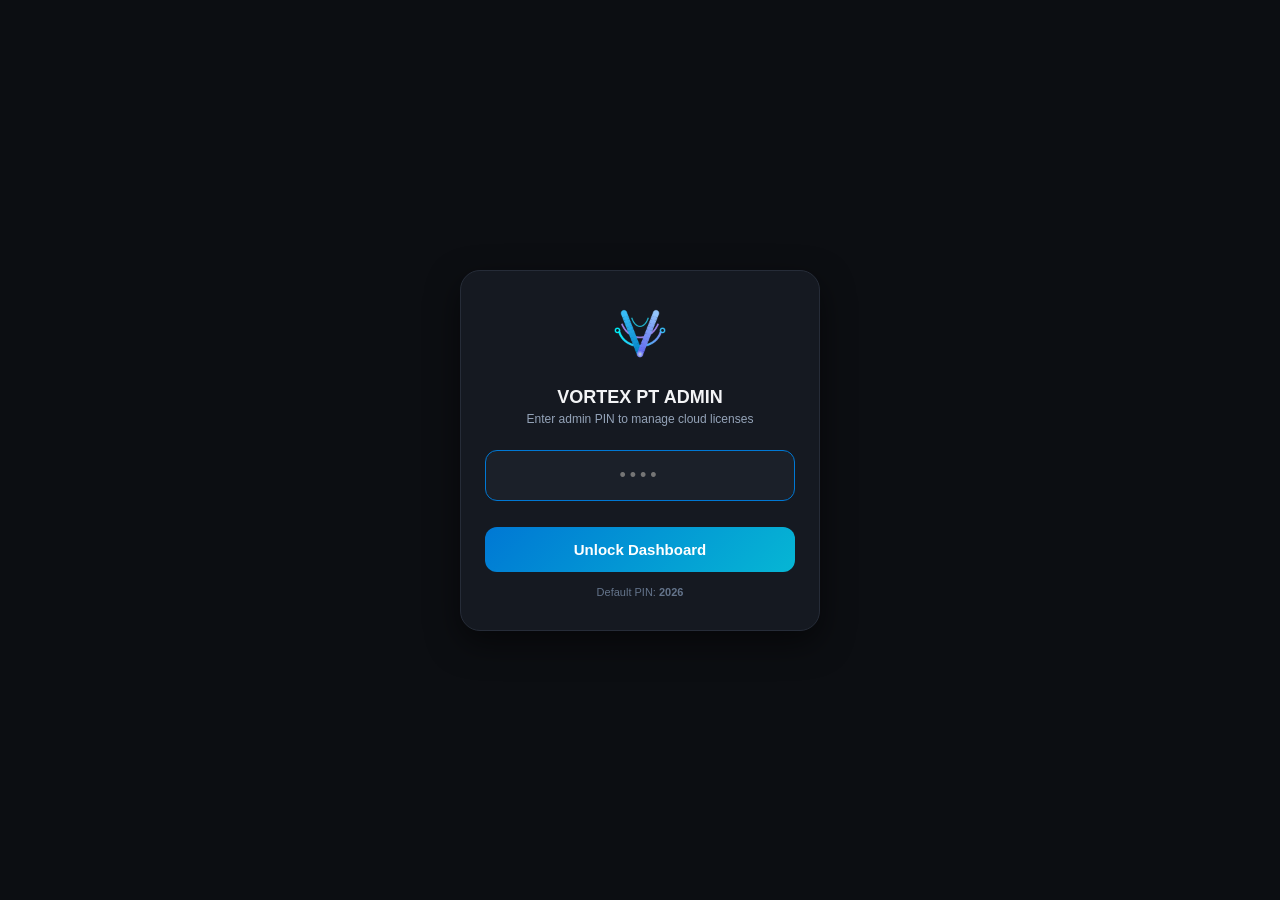
<file: admin/index.html>
<!DOCTYPE html>
<html lang="en">
<head>
  <meta charset="UTF-8">
  <title>Vortex PT • Mobile License Admin</title>
  <meta name="viewport" content="width=device-width, initial-scale=1.0, maximum-scale=1.0, user-scalable=no, viewport-fit=cover">
  <meta name="theme-color" content="#121212">
  <meta name="mobile-web-app-capable" content="yes">
  <meta name="apple-mobile-web-app-capable" content="yes">
  <meta name="apple-mobile-web-app-status-bar-style" content="black-translucent">
  <link rel="manifest" href="manifest.json">
  <link rel="icon" type="image/png" href="icons/icon-192.png">
  <link rel="apple-touch-icon" href="icons/icon-192.png">
  <link rel="stylesheet" href="style.css">
</head>
<body>

  <!-- PIN Screen -->
  <div id="pinScreen" class="pin-screen">
    <div class="pin-card">
      <img src="icons/icon-192.png" alt="Vortex PT" class="pin-logo">
      <h2 class="pin-title">VORTEX PT ADMIN</h2>
      <p class="pin-desc">Enter admin PIN to manage cloud licenses</p>
      <input type="password" id="pinInput" class="pin-input" placeholder="••••" maxlength="12" autofocus autocomplete="off">
      <button class="submit-btn" id="pinSubmitBtn">Unlock Dashboard</button>
      <div style="margin-top: 14px; font-size: 11px; color: var(--text-dim);">Default PIN: <b>2026</b></div>
    </div>
  </div>

  <!-- Header -->
  <header class="app-header">
    <div class="brand">
      <img src="icons/icon-192.png" alt="Logo" class="brand-icon">
      <div class="brand-text">
        <h1>VORTEX PT</h1>
        <p>License Admin</p>
      </div>
    </div>
    <div class="header-actions">
      <div class="status-badge" id="cloudStatusBadge">
        <span class="status-dot"></span>
        <span id="cloudStatusText">Cloud Live</span>
      </div>
      <button class="icon-btn" id="refreshBtn" title="Refresh Licenses">↻</button>
      <button class="icon-btn" id="installPwaBtn" style="display:none;" title="Install on Phone">📲</button>
      <button class="icon-btn" id="lockBtn" title="Lock App">🔒</button>
    </div>
  </header>

  <!-- Main Container -->
  <main class="container">

    <!-- Stats Grid -->
    <section class="stats-grid">
      <div class="stat-card">
        <div class="stat-val" id="statTotal">--</div>
        <div class="stat-lbl">Total</div>
      </div>
      <div class="stat-card">
        <div class="stat-val" style="color: var(--green);" id="statActive">--</div>
        <div class="stat-lbl">Active</div>
      </div>
      <div class="stat-card">
        <div class="stat-val" style="color: var(--accent-cyan);" id="statDevices">--</div>
        <div class="stat-lbl">Devices</div>
      </div>
      <div class="stat-card">
        <div class="stat-val" style="color: var(--red);" id="statExpired">--</div>
        <div class="stat-lbl">Expired</div>
      </div>
    </section>

    <!-- Search Box -->
    <div class="search-box">
      <span class="search-icon">🔍</span>
      <input type="text" id="searchInput" class="search-input" placeholder="Search customer, license key, notes...">
    </div>

    <!-- Filter Rail -->
    <div class="filter-rail">
      <button class="filter-pill active" data-filter="all">All (<span id="countAll">0</span>)</button>
      <button class="filter-pill" data-filter="active">Active (<span id="countActive">0</span>)</button>
      <button class="filter-pill" data-filter="expiring">Expiring Soon (<span id="countExpiring">0</span>)</button>
      <button class="filter-pill" data-filter="lifetime">Lifetime (<span id="countLifetime">0</span>)</button>
      <button class="filter-pill" data-filter="expired">Expired (<span id="countExpired">0</span>)</button>
      <button class="filter-pill" data-filter="suspended">Suspended (<span id="countSuspended">0</span>)</button>
    </div>

    <!-- Licenses List -->
    <section id="licenseList" class="license-list">
      <div class="empty-state">
        <div class="empty-icon">⏳</div>
        <p>Connecting to 24/7 Supabase Cloud...</p>
      </div>
    </section>

  </main>

  <!-- Floating Action Button -->
  <button class="fab" id="openCreateModalBtn">
    <span>+</span>
    <span>New License</span>
  </button>

  <!-- Modal 1: Create License Bottom Sheet -->
  <div class="modal-backdrop" id="createModal">
    <div class="bottom-sheet">
      <div class="sheet-handle"></div>
      <div class="sheet-header">
        <h3 class="sheet-title">Create Cloud License</h3>
        <button class="sheet-close" id="closeCreateModalBtn">&times;</button>
      </div>

      <div class="form-group">
        <label class="form-label">Client / Licensee Name</label>
        <input type="text" id="inputLicensee" class="form-input" placeholder="e.g. Eng. Ahmed Samir, CCC Corp">
      </div>

      <div class="form-group">
        <label class="form-label">License Type</label>
        <select id="inputType" class="form-select">
          <option value="Subscription" selected>Subscription (Commercial)</option>
          <option value="Trial">Trial (Evaluation)</option>
          <option value="Lifetime">Lifetime (Permanent)</option>
        </select>
      </div>

      <div class="form-group">
        <label class="form-label">Duration Presets</label>
        <div class="preset-grid">
          <button type="button" class="preset-btn" data-days="30">+30 Days</button>
          <button type="button" class="preset-btn" data-days="90">+90 Days</button>
          <button type="button" class="preset-btn active" data-days="180">+180 Days</button>
          <button type="button" class="preset-btn" data-days="365">+1 Year</button>
          <button type="button" class="preset-btn" data-days="730">+2 Years</button>
          <button type="button" class="preset-btn" data-days="-1">Lifetime</button>
        </div>
      </div>

      <div class="form-group">
        <label class="form-label">Expiration Date</label>
        <input type="date" id="inputExpiryDate" class="form-input">
      </div>

      <div class="form-group">
        <label class="form-label">Allowed Device Seats</label>
        <select id="inputMaxDevices" class="form-select">
          <option value="1" selected>1 PC / Machine</option>
          <option value="2">2 PCs (Office + Laptop)</option>
          <option value="3">3 PCs (Small Team)</option>
          <option value="5">5 PCs (Site Team)</option>
          <option value="10">10 PCs (Company License)</option>
        </select>
      </div>

      <div class="form-group">
        <label class="form-label">Notes / Project (Optional)</label>
        <input type="text" id="inputNotes" class="form-input" placeholder="e.g. Cairo Tower Project, Payment via Bank">
      </div>

      <button class="submit-btn" id="submitCreateBtn">Generate & Sync to Cloud</button>
    </div>
  </div>

  <!-- Modal 2: Success Key Created Bottom Sheet -->
  <div class="modal-backdrop" id="successModal">
    <div class="bottom-sheet">
      <div class="sheet-handle"></div>
      <div class="sheet-header">
        <h3 class="sheet-title" style="color: var(--green);">✓ License Issued!</h3>
        <button class="sheet-close" id="closeSuccessModalBtn">&times;</button>
      </div>

      <div style="font-size: 13px; color: var(--text-muted); text-align: center;">
        The license was created and synced to the cloud database. Send it to the client:
      </div>

      <div class="success-box">
        <div style="font-size: 11px; text-transform: uppercase; color: var(--text-dim); font-weight: 700;">Customer</div>
        <div id="successLicensee" style="font-size: 16px; font-weight: 700; margin-bottom: 8px;">--</div>
        
        <div style="font-size: 11px; text-transform: uppercase; color: var(--text-dim); font-weight: 700;">License Key</div>
        <div id="successKey" class="success-key">VTX-CLOUD-XXXX-XXXX-XXXX</div>
        
        <div id="successExpiry" style="font-size: 12px; color: var(--text-muted);">Expires: --</div>
      </div>

      <div class="share-row">
        <button class="whatsapp-btn" id="shareWhatsAppBtn">
          <span>💬</span>
          <span>Send WhatsApp</span>
        </button>
        <button class="copy-btn" id="copyKeyBtn">
          <span>📋</span>
          <span>Copy Key</span>
        </button>
      </div>

      <button class="submit-btn" style="background: var(--bg-card-hover); margin-top: 12px; border: 1px solid var(--border);" id="doneSuccessBtn">Done</button>
    </div>
  </div>

  <!-- Modal 3: Device Seats Bottom Sheet -->
  <div class="modal-backdrop" id="devicesModal">
    <div class="bottom-sheet">
      <div class="sheet-handle"></div>
      <div class="sheet-header">
        <h3 class="sheet-title">Connected Devices</h3>
        <button class="sheet-close" id="closeDevicesModalBtn">&times;</button>
      </div>
      <div id="devicesSubtitle" style="font-size: 12px; color: var(--text-muted); margin-bottom: 14px;">--</div>
      <div id="devicesList" style="display: flex; flex-direction: column; gap: 8px;"></div>
    </div>
  </div>

  <!-- Modal 4: Quick Renew Bottom Sheet -->
  <div class="modal-backdrop" id="renewModal">
    <div class="bottom-sheet">
      <div class="sheet-handle"></div>
      <div class="sheet-header">
        <h3 class="sheet-title">Remote License Renewal</h3>
        <button class="sheet-close" id="closeRenewModalBtn">&times;</button>
      </div>
      <div id="renewSubtitle" style="font-size: 13px; color: var(--text-muted); margin-bottom: 16px;">--</div>
      
      <div style="display: flex; flex-direction: column; gap: 8px;">
        <button class="action-btn btn-renew" style="padding: 14px; font-size: 14px;" data-add-days="30">Extend by +30 Days</button>
        <button class="action-btn btn-renew" style="padding: 14px; font-size: 14px;" data-add-days="90">Extend by +90 Days</button>
        <button class="action-btn btn-renew" style="padding: 14px; font-size: 14px;" data-add-days="180">Extend by +180 Days (6 Months)</button>
        <button class="action-btn btn-renew" style="padding: 14px; font-size: 14px;" data-add-days="365">Extend by +1 Year</button>
        <button class="action-btn btn-renew" style="padding: 14px; font-size: 14px; background: rgba(139, 92, 246, 0.2); color: #c084fc; border-color: rgba(139, 92, 246, 0.4);" data-add-days="-1">Convert to Lifetime (2099)</button>
      </div>
    </div>
  </div>

  <!-- Toast Notification -->
  <div id="toast" class="toast">Action completed</div>

  <script src="app.js"></script>
</body>
</html>
</file>
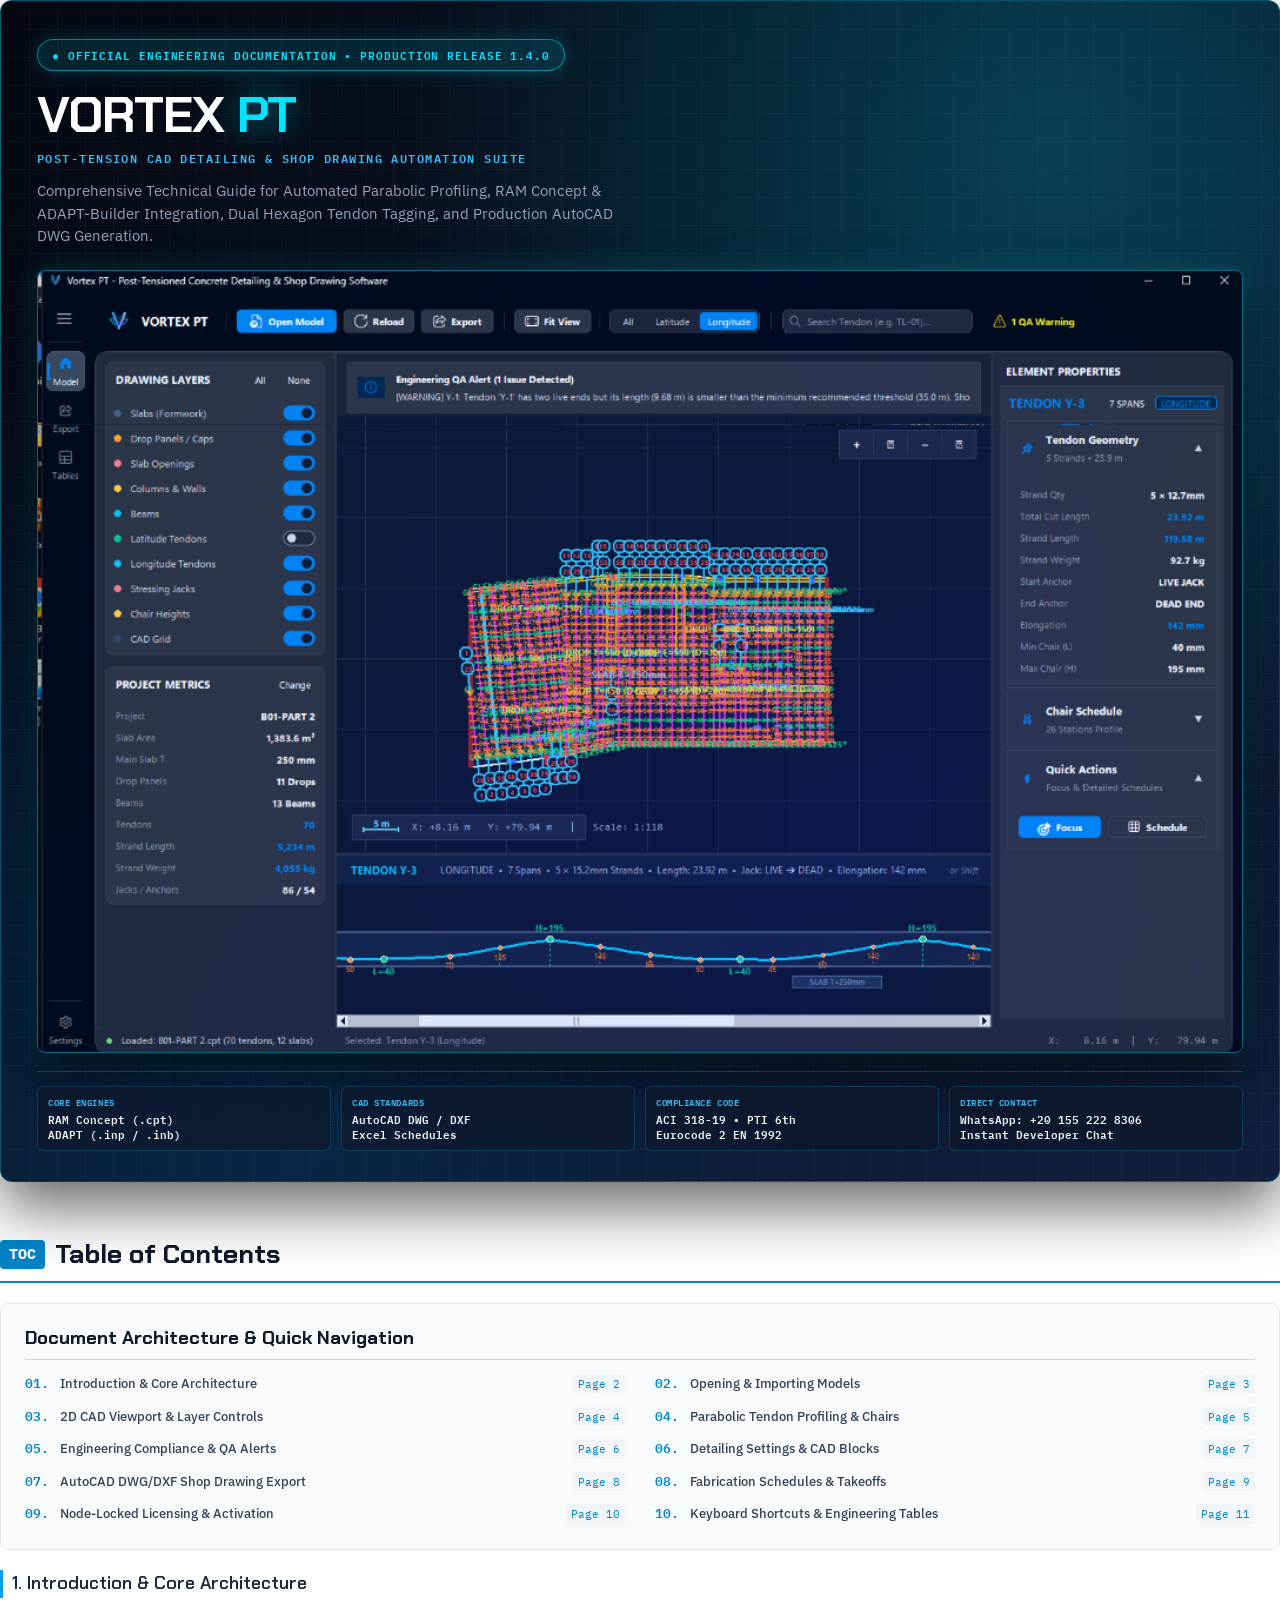
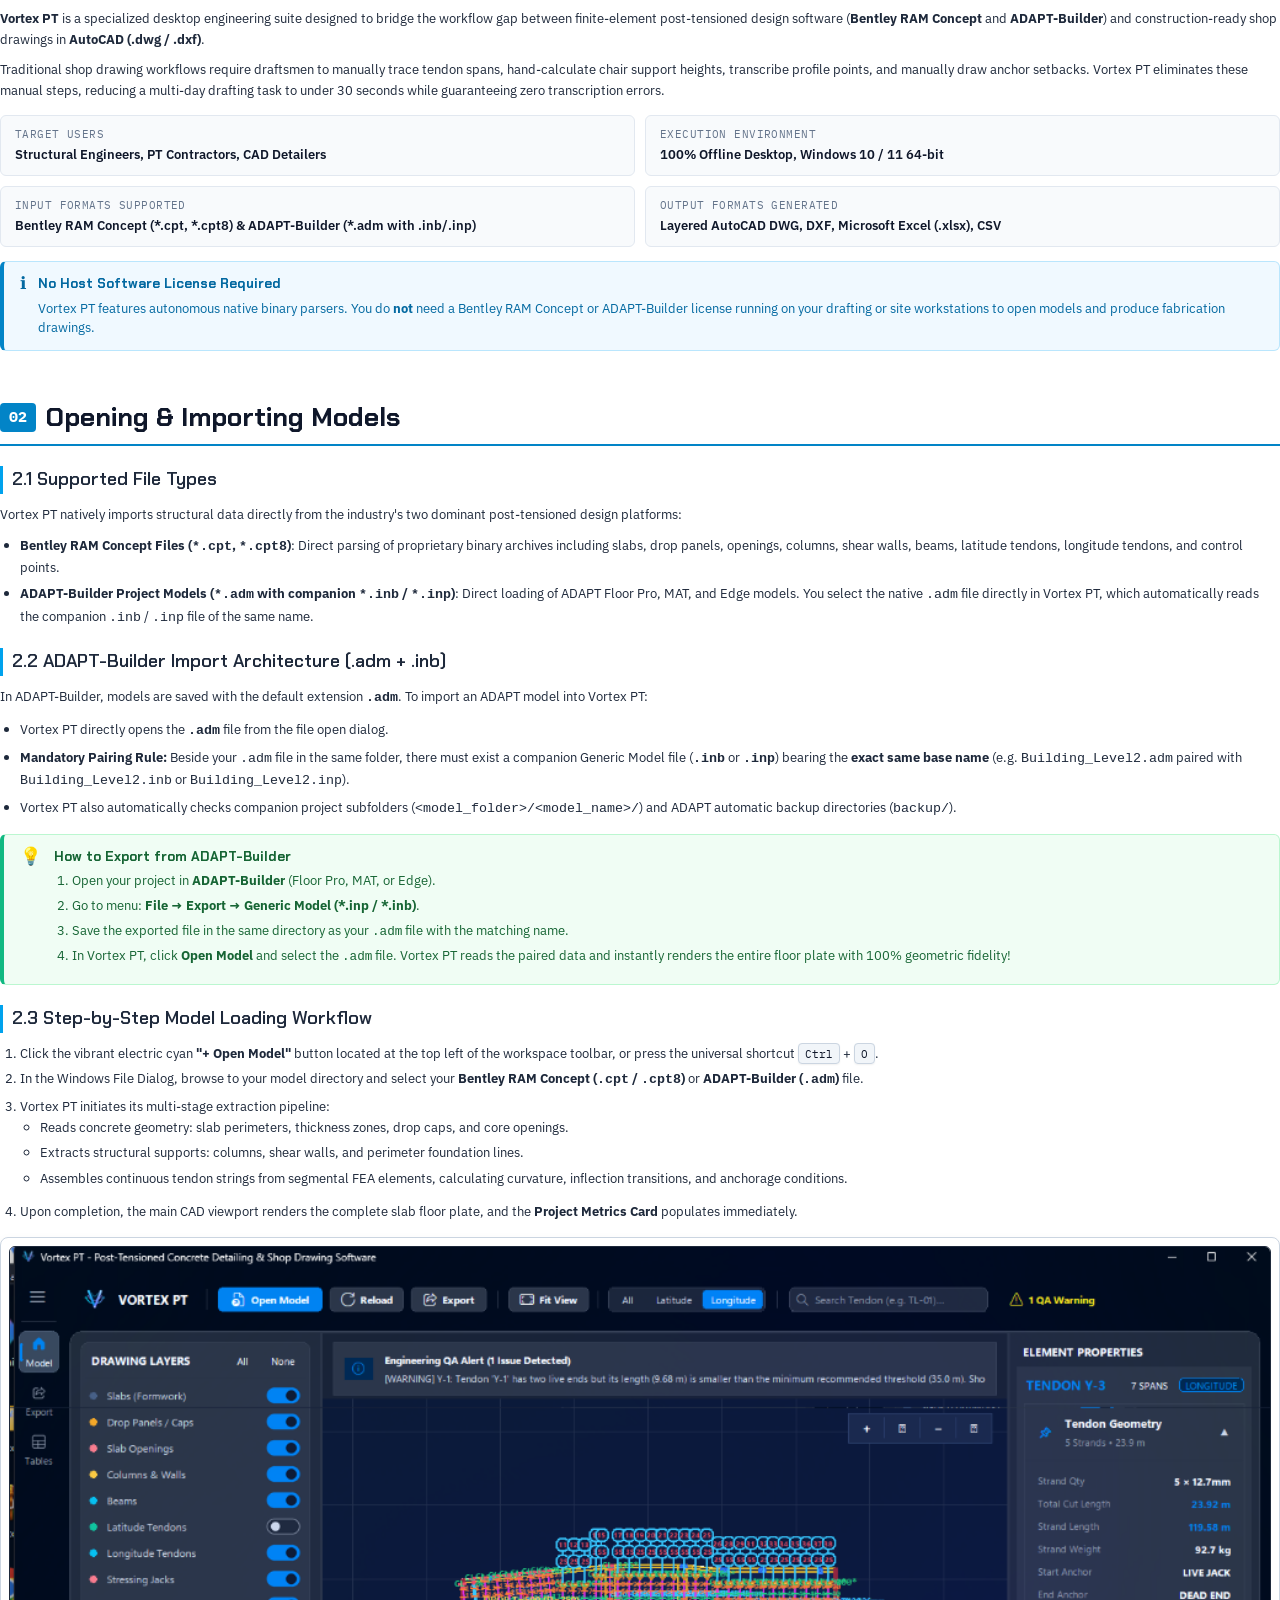
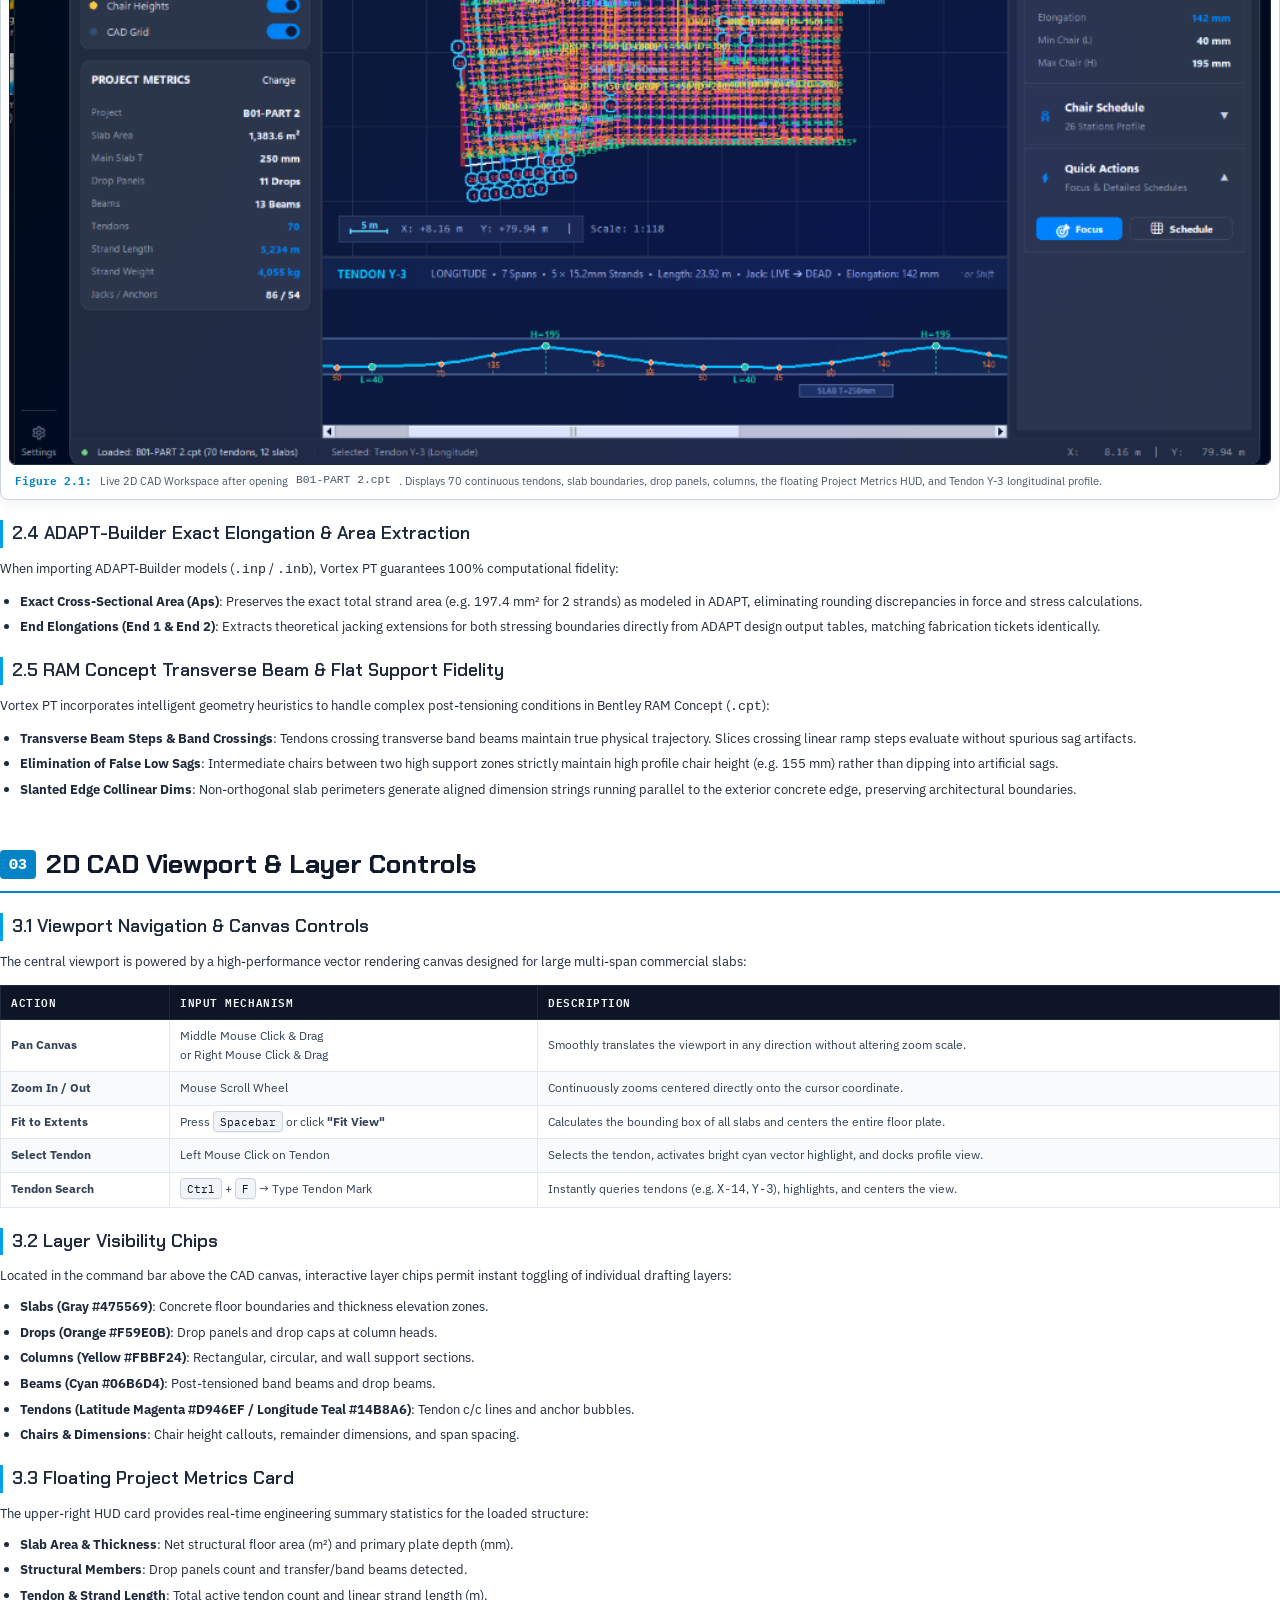
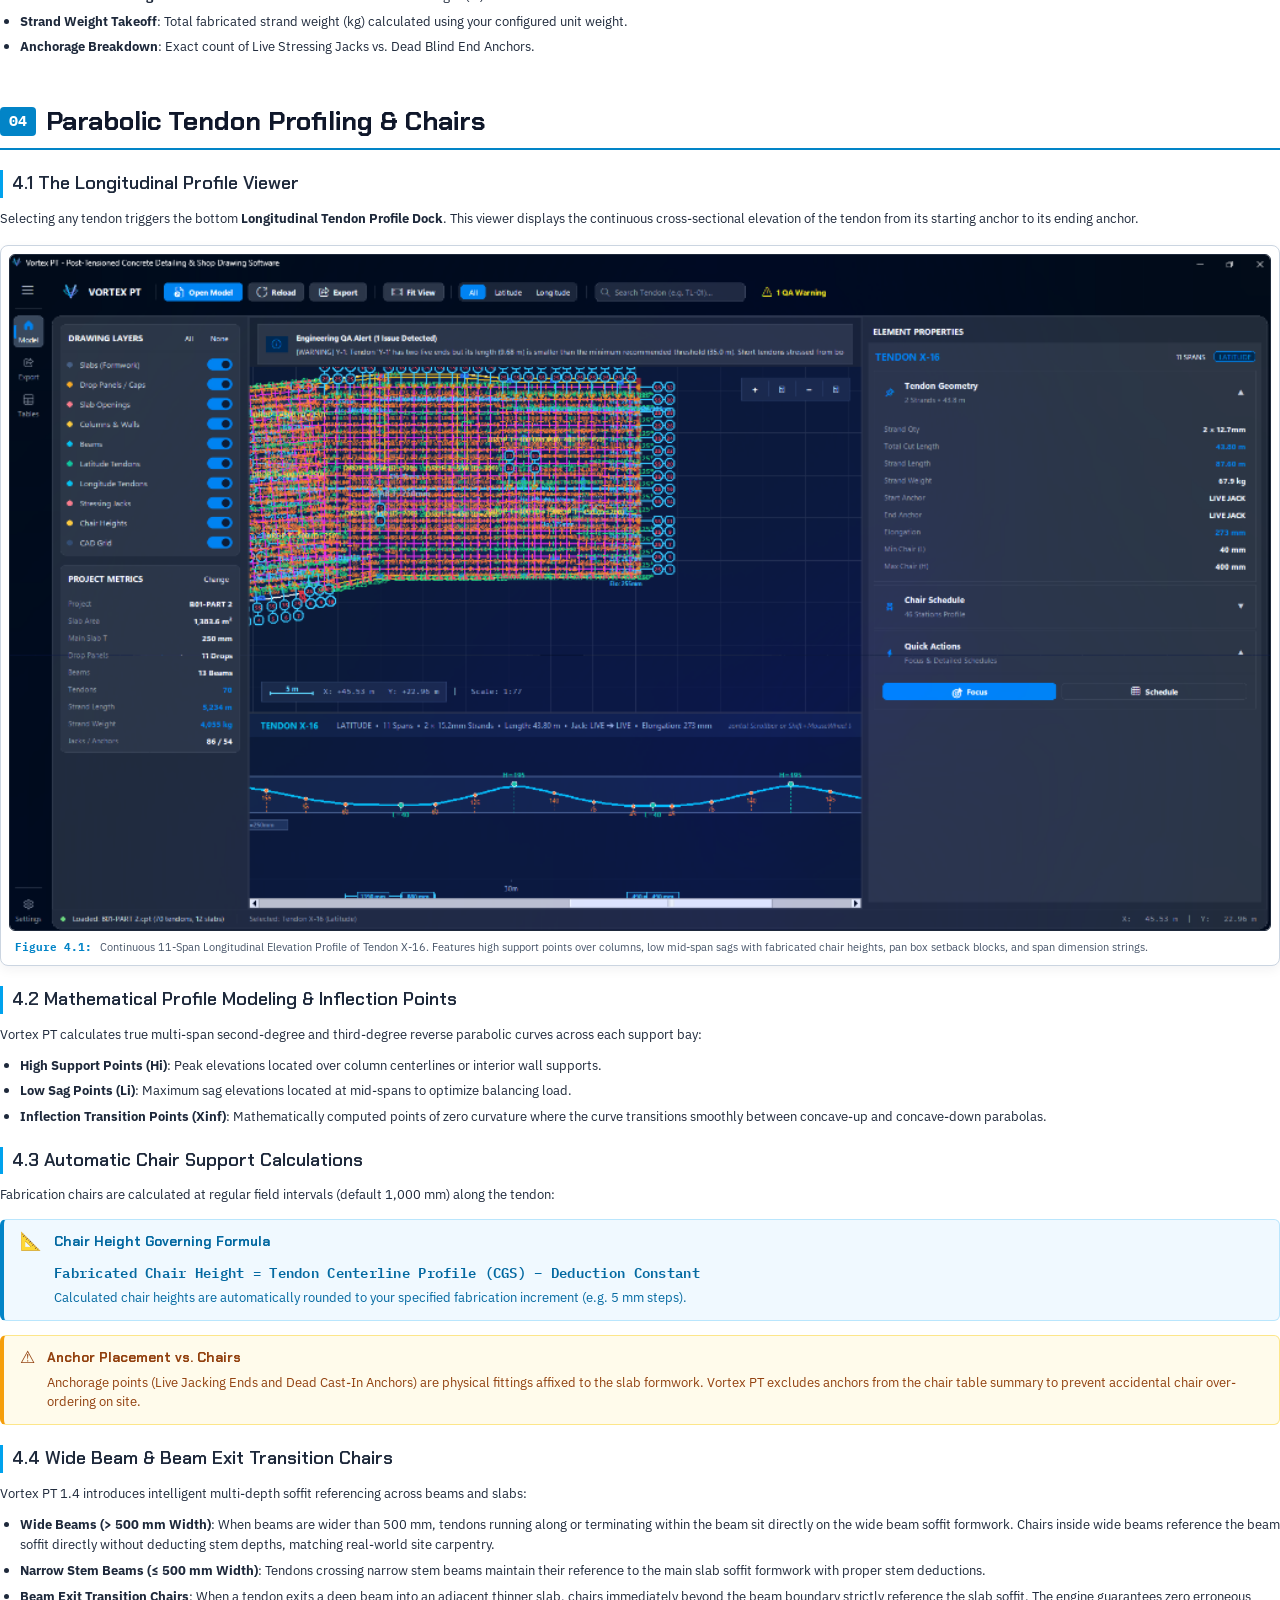
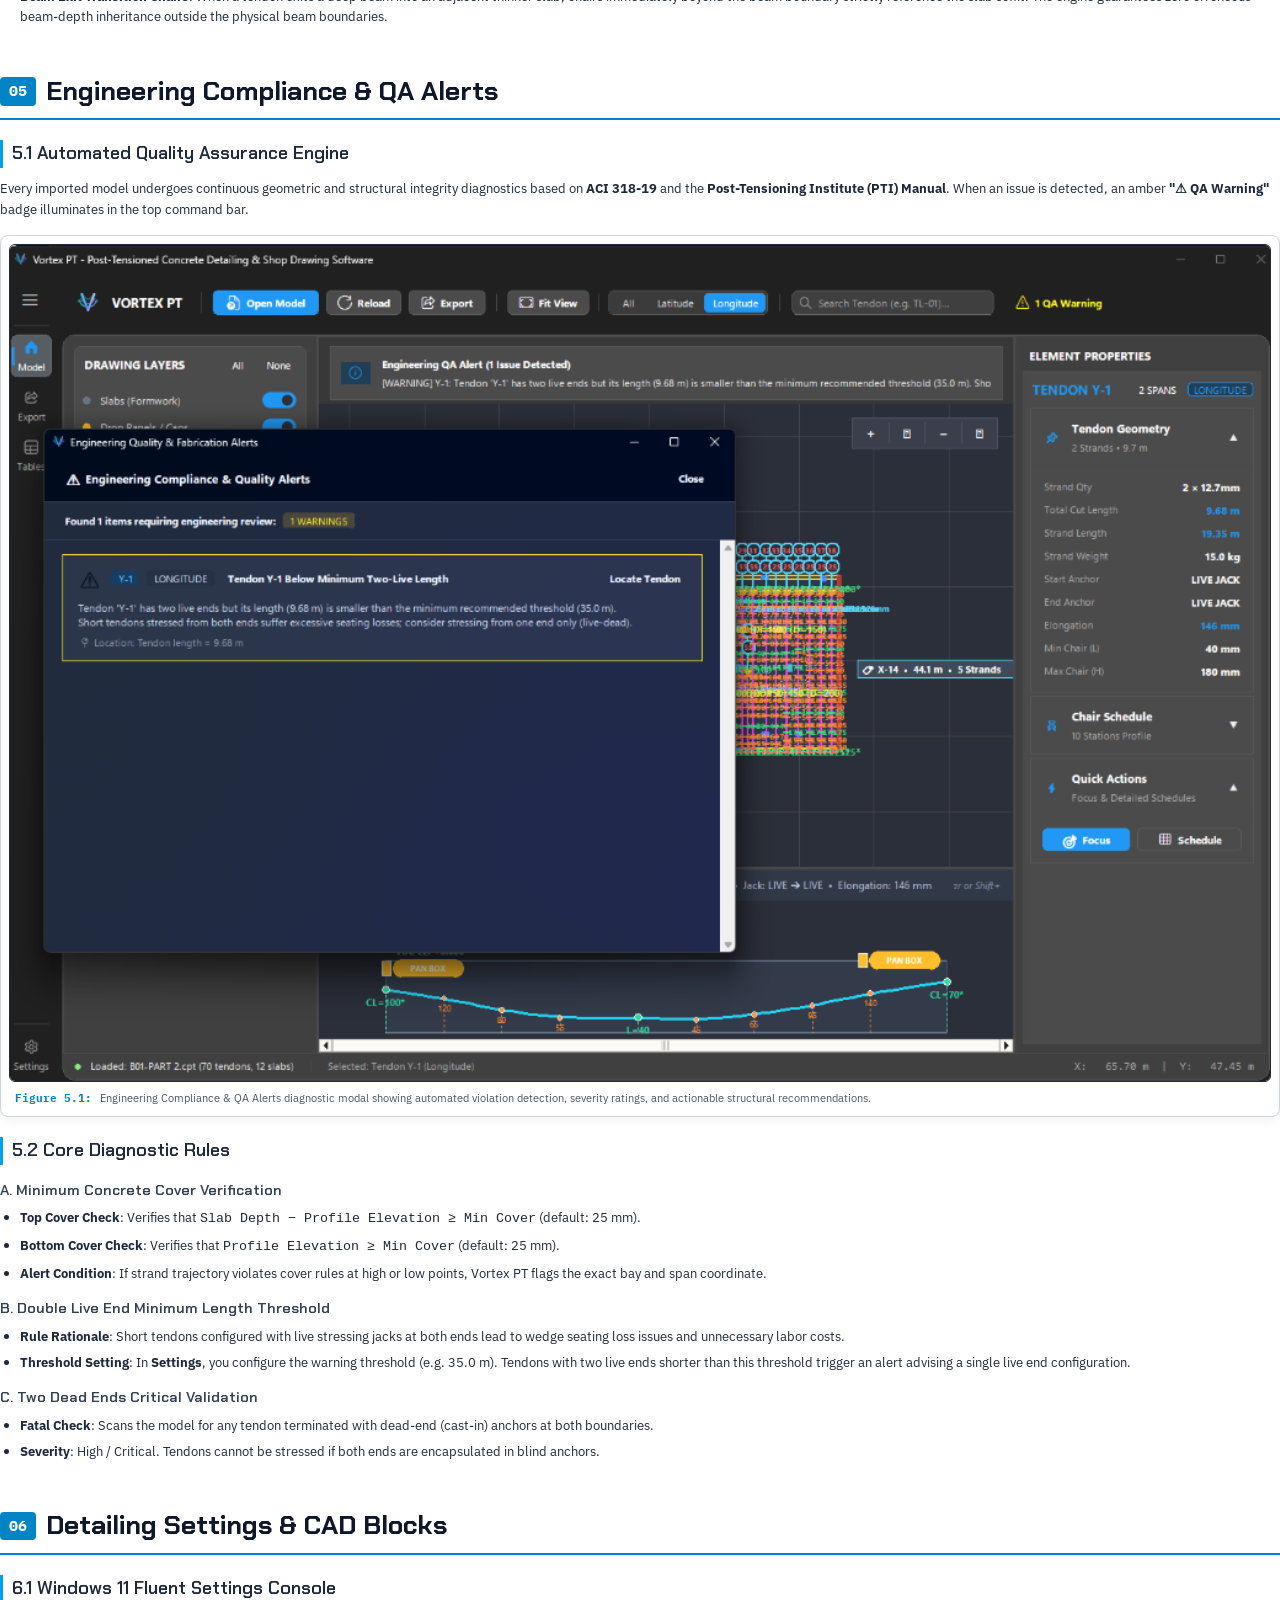
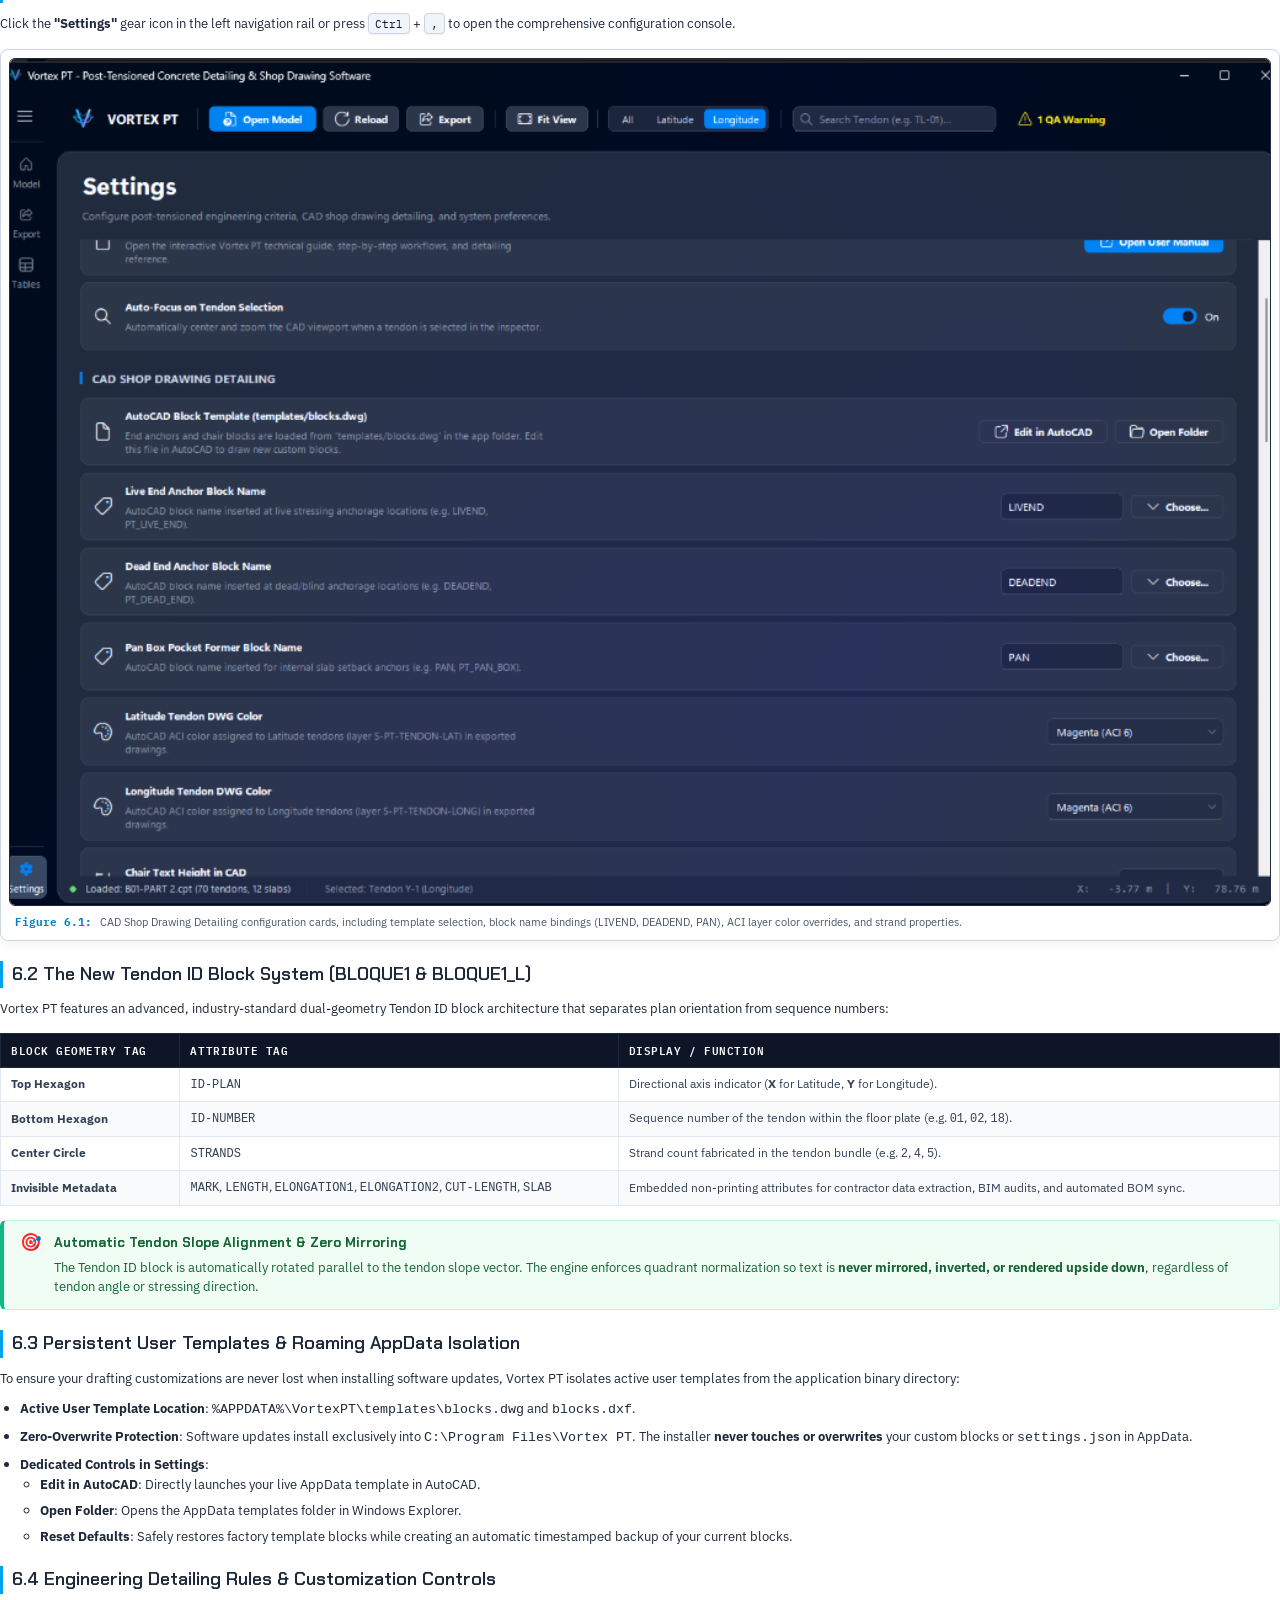
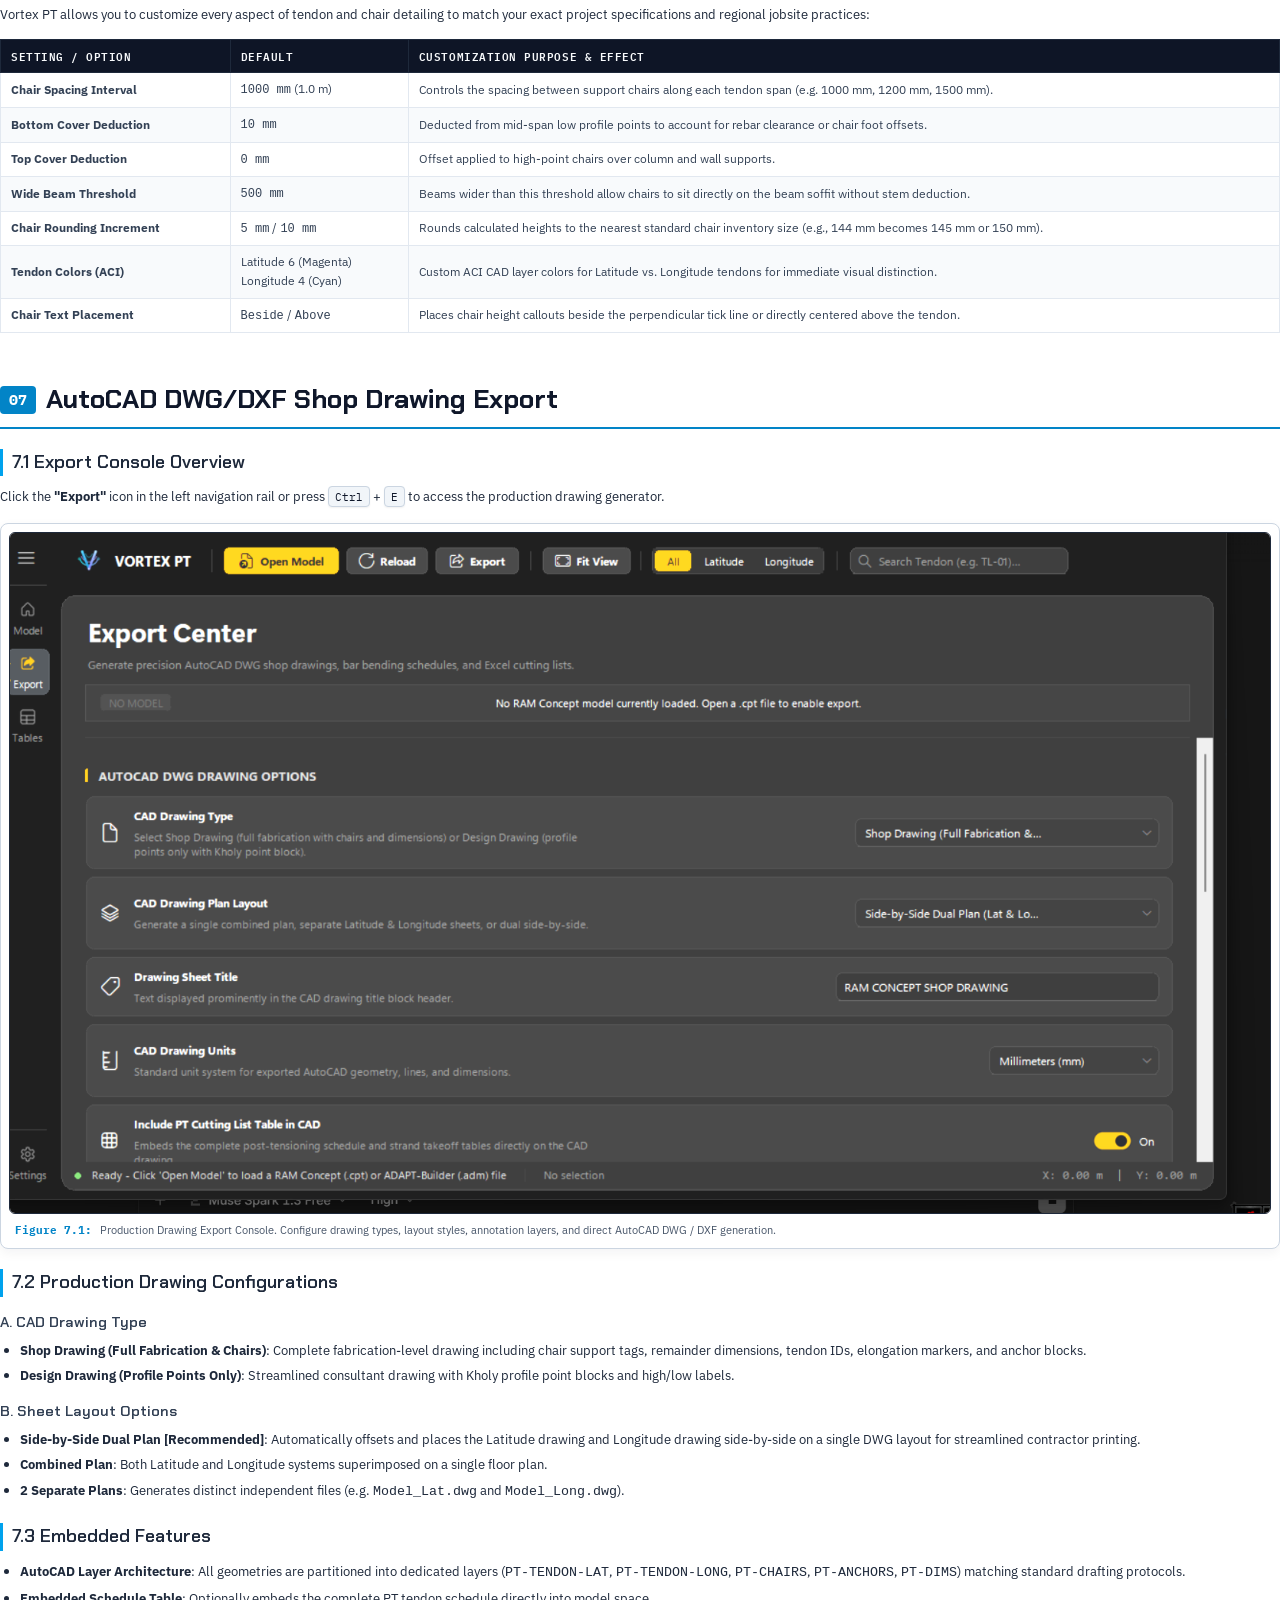
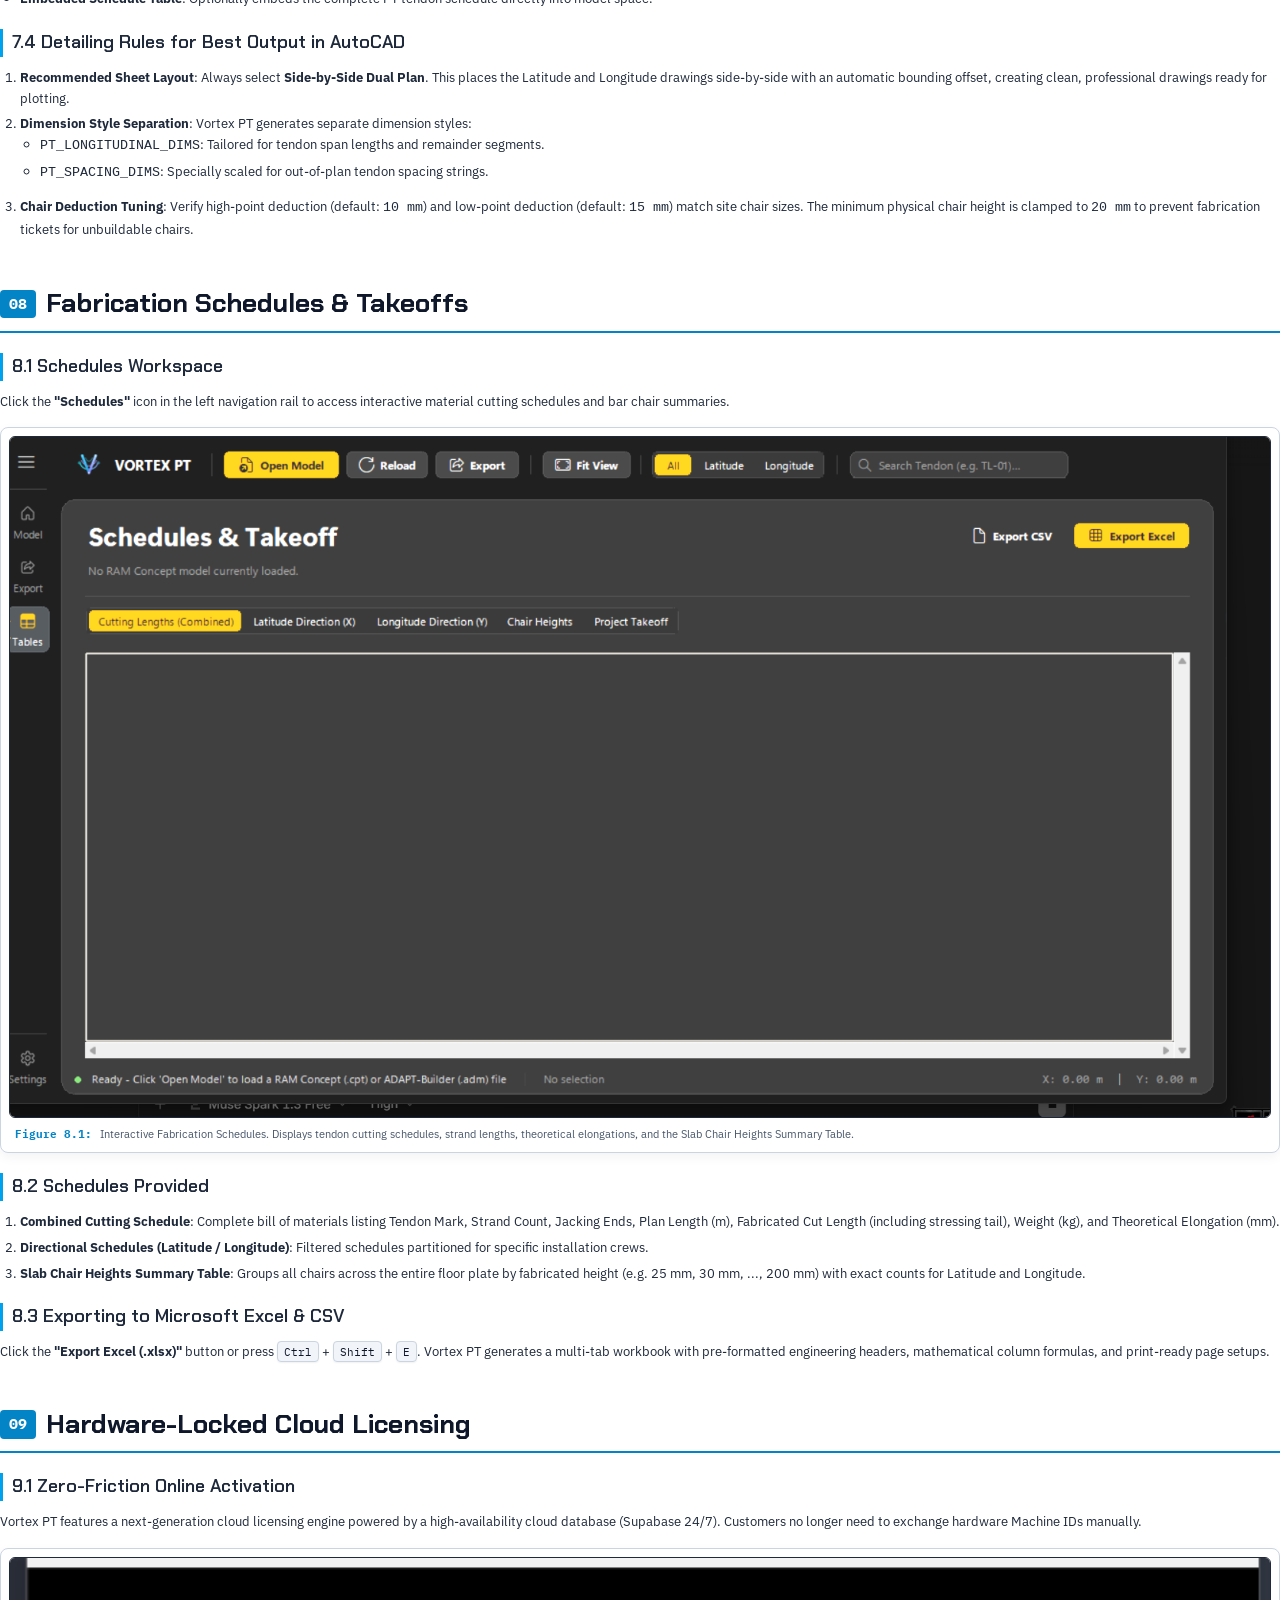
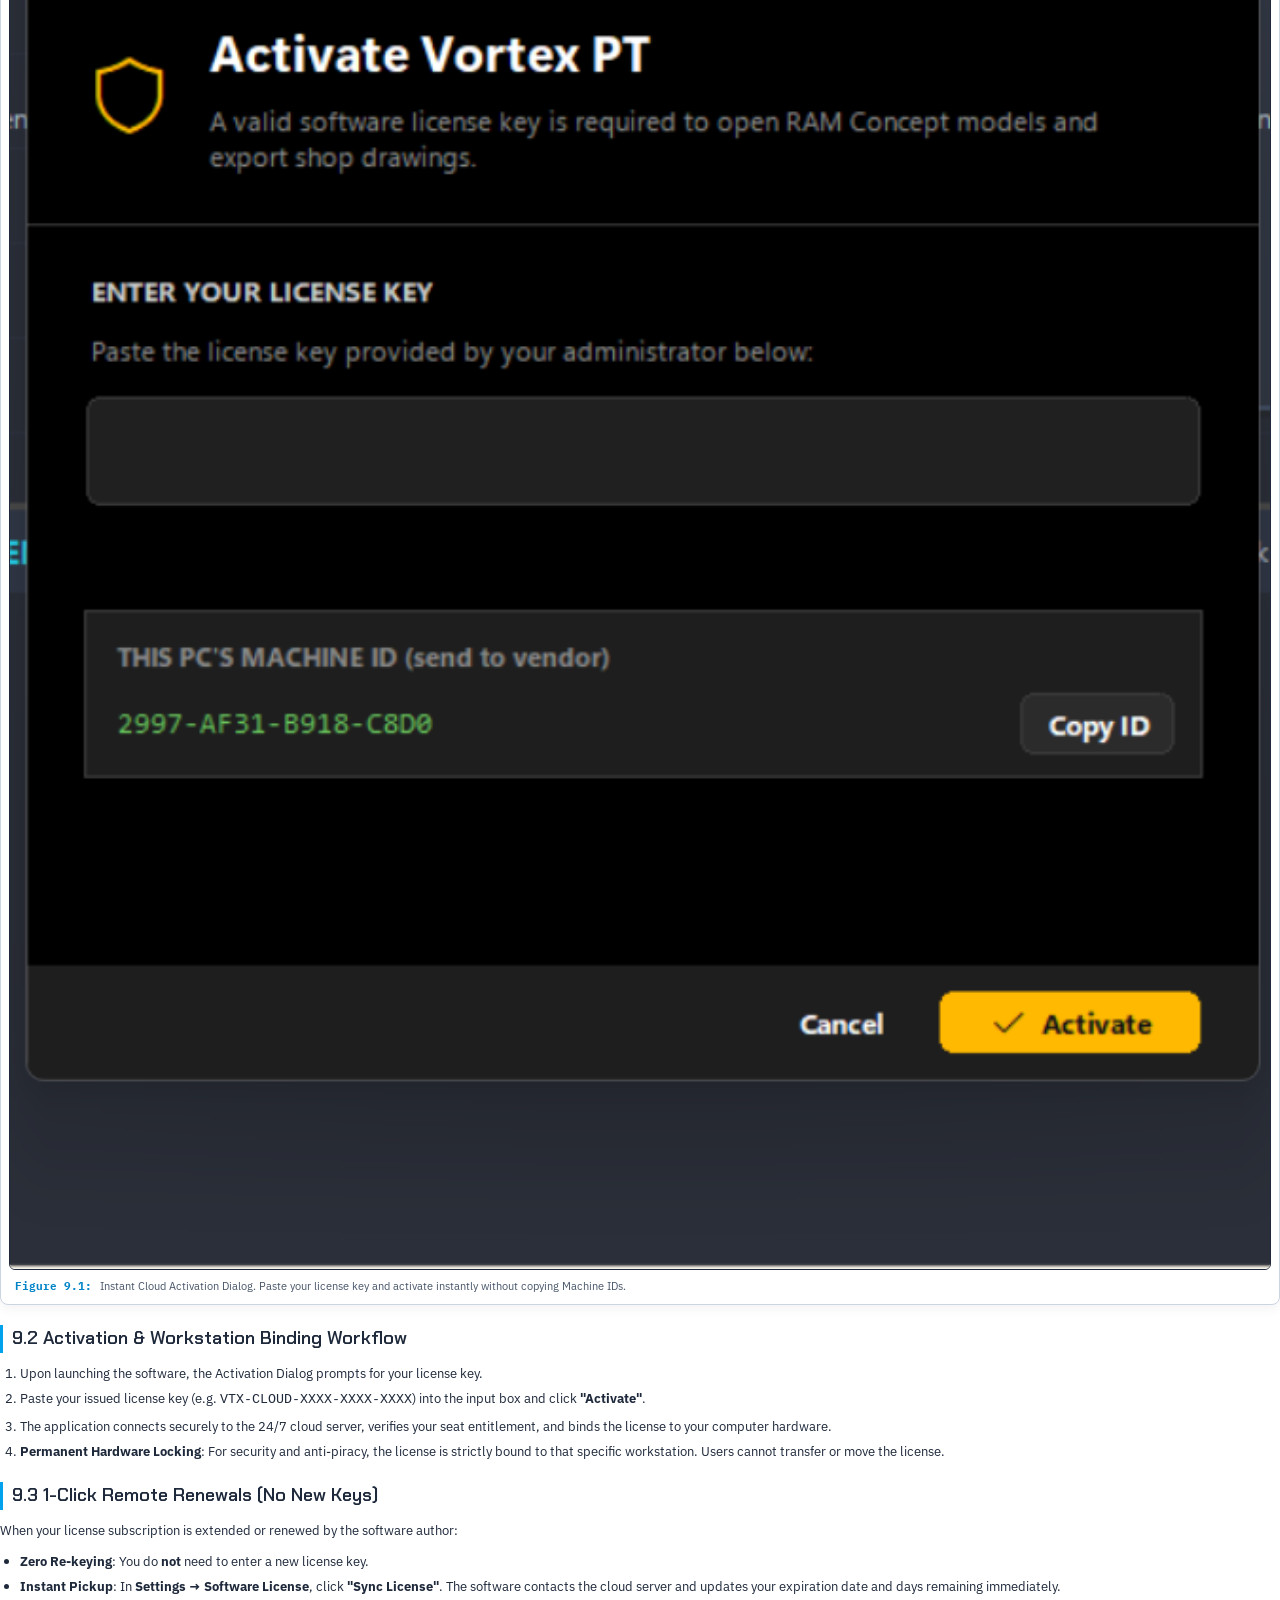
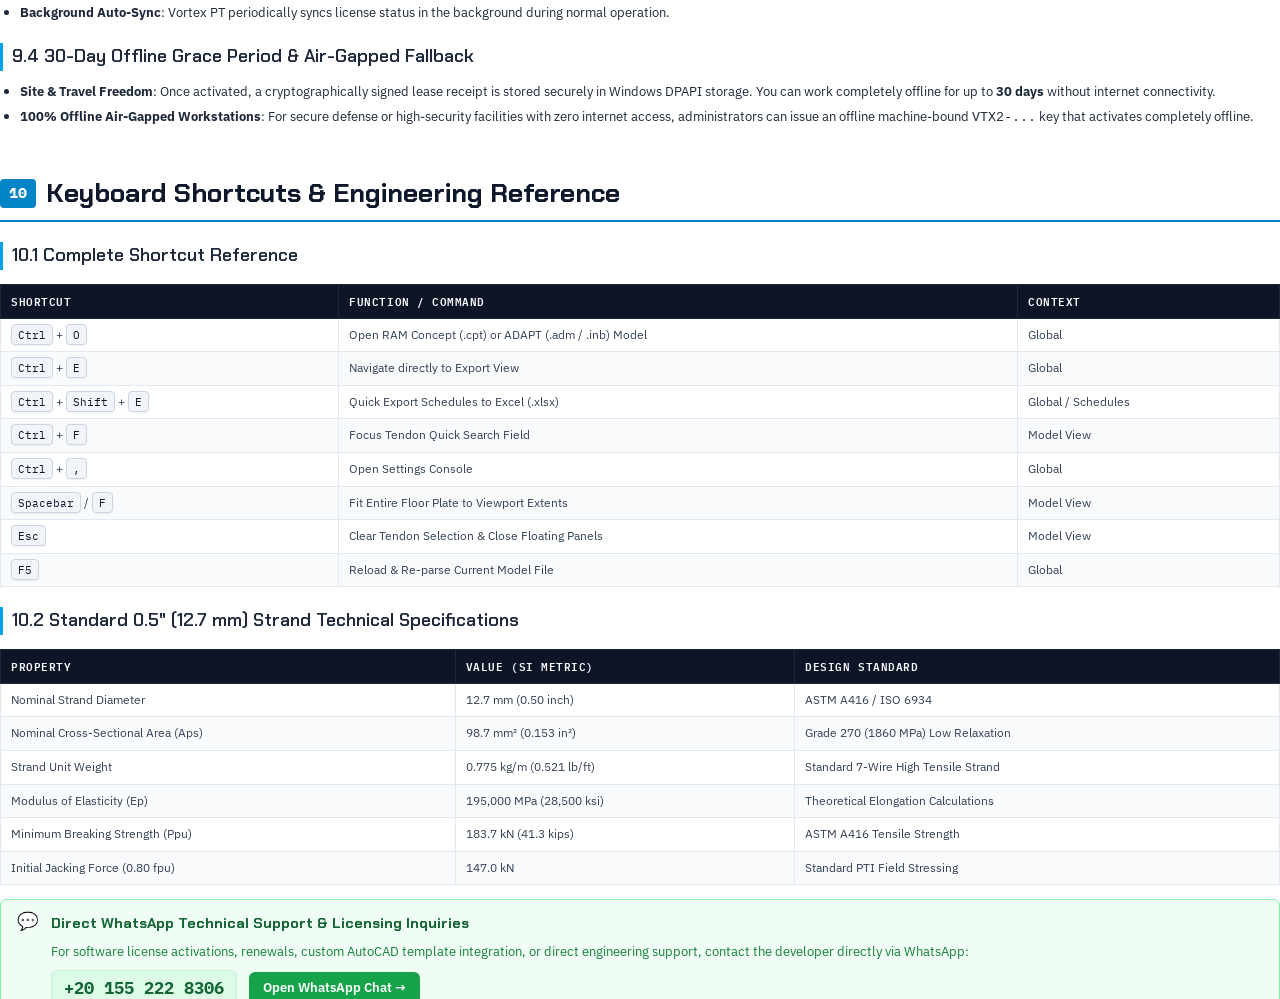
<file: docs/user_manual.html>
<!DOCTYPE html>
<html lang="en">
<head>
<meta charset="UTF-8">
<title>Vortex PT — Engineering User Manual & Technical Guide</title>
<style>
  @import url('https://fonts.googleapis.com/css2?family=Chakra+Petch:wght@500;600;700&family=IBM+Plex+Mono:wght@400;500;600&family=IBM+Plex+Sans:wght@300;400;500;600;700&display=swap');

  @page {
    size: A4 portrait;
    margin: 18mm 16mm 20mm 16mm;
    @top-left {
      content: "VORTEX PT — TECHNICAL USER MANUAL";
      font-family: 'IBM Plex Mono', monospace;
      font-size: 8pt;
      color: #64748b;
      letter-spacing: 0.05em;
    }
    @top-right {
      content: "POST-TENSION CAD & SHOP DRAWING SUITE";
      font-family: 'IBM Plex Mono', monospace;
      font-size: 8pt;
      color: #64748b;
    }
    @bottom-left {
      content: "OFFLINE DESKTOP EDITION • ACI 318 / PTI COMPLIANT";
      font-family: 'IBM Plex Mono', monospace;
      font-size: 8pt;
      color: #94a3b8;
    }
    @bottom-right {
      content: "Page " counter(page);
      font-family: 'IBM Plex Mono', monospace;
      font-size: 8pt;
      font-weight: 600;
      color: #0284c7;
    }
  }

  *, *::before, *::after {
    box-sizing: border-box;
  }

  body {
    font-family: 'IBM Plex Sans', -apple-system, BlinkMacSystemFont, "Segoe UI", Roboto, sans-serif;
    font-size: 10pt;
    line-height: 1.55;
    color: #1e293b;
    background-color: #ffffff;
    margin: 0;
    padding: 0;
    -webkit-print-color-adjust: exact;
    print-color-adjust: exact;
  }

  /* Cover Page (Redesigned Executive Edition) */
  .cover-page {
    page-break-before: always;
    page-break-after: always;
    min-height: 96vh;
    display: flex;
    flex-direction: column;
    justify-content: space-between;
    background: radial-gradient(circle at 82% 12%, rgba(0, 229, 255, 0.22), transparent 45%),
                radial-gradient(circle at 18% 85%, rgba(0, 120, 212, 0.20), transparent 45%),
                linear-gradient(135deg, #050811 0%, #091325 50%, #0f1f3d 100%);
    color: #f8fafc;
    padding: 38px 36px 30px 36px;
    border-radius: 12px;
    position: relative;
    overflow: hidden;
    margin-bottom: 20px;
    border: 1px solid rgba(0, 229, 255, 0.25);
    box-shadow: 0 25px 60px rgba(0, 0, 0, 0.6);
  }

  .cover-page::before {
    content: "";
    position: absolute;
    top: 0; left: 0; right: 0; bottom: 0;
    background-image: 
      linear-gradient(to right, rgba(0, 229, 255, 0.05) 1px, transparent 1px),
      linear-gradient(to bottom, rgba(0, 229, 255, 0.05) 1px, transparent 1px);
    background-size: 28px 28px;
    pointer-events: none;
  }

  .cover-top {
    position: relative;
    z-index: 2;
  }

  .cover-badge {
    display: inline-flex;
    align-items: center;
    gap: 8px;
    background: rgba(0, 229, 255, 0.12);
    border: 1px solid rgba(0, 229, 255, 0.5);
    color: #00e5ff;
    padding: 6px 14px;
    border-radius: 999px;
    font-family: 'IBM Plex Mono', monospace;
    font-size: 8.5pt;
    font-weight: 600;
    letter-spacing: 0.08em;
    text-transform: uppercase;
    margin-bottom: 18px;
    box-shadow: 0 0 20px rgba(0, 229, 255, 0.2);
  }

  .cover-title {
    font-family: 'Chakra Petch', sans-serif;
    font-size: 38pt;
    font-weight: 700;
    line-height: 1.05;
    letter-spacing: -0.02em;
    color: #ffffff;
    margin: 0 0 6px 0;
  }

  .cover-title span {
    color: #00e5ff;
    text-shadow: 0 0 35px rgba(0, 229, 255, 0.6);
  }

    .cover-whatsapp-pill {
    display: inline-flex;
    align-items: center;
    gap: 8px;
    background: rgba(34, 197, 94, 0.15);
    border: 1px solid rgba(34, 197, 94, 0.5);
    color: #4ade80;
    padding: 5px 14px;
    border-radius: 999px;
    font-family: 'IBM Plex Mono', monospace;
    font-size: 9pt;
    font-weight: 600;
    letter-spacing: 0.04em;
    margin-bottom: 12px;
    box-shadow: 0 0 20px rgba(34, 197, 94, 0.2);
  }

  .cover-sub-badge {
    display: inline-block;
    font-family: 'IBM Plex Mono', monospace;
    font-size: 9pt;
    font-weight: 600;
    letter-spacing: 0.12em;
    color: #38bdf8;
    text-transform: uppercase;
    margin-bottom: 12px;
  }

  .cover-subtitle {
    font-size: 11.5pt;
    font-weight: 400;
    color: #94a3b8;
    line-height: 1.45;
    max-width: 580px;
    margin-bottom: 18px;
  }

  .cover-hero-img-wrap {
    position: relative;
    z-index: 2;
    border-radius: 8px;
    overflow: hidden;
    border: 1.5px solid rgba(0, 229, 255, 0.45);
    box-shadow: 0 20px 45px rgba(0, 0, 0, 0.7), 0 0 30px rgba(0, 229, 255, 0.2);
    margin: 6px 0 18px 0;
    background: #020617;
  }

  .cover-hero-img-wrap img {
    width: 100%;
    height: auto;
    display: block;
  }

  .cover-meta {
    position: relative;
    z-index: 2;
    display: grid;
    grid-template-columns: repeat(4, 1fr);
    gap: 10px;
    padding-top: 14px;
    border-top: 1px solid rgba(255, 255, 255, 0.15);
  }

  .cover-meta-item {
    font-family: 'IBM Plex Mono', monospace;
    background: rgba(15, 23, 42, 0.65);
    border: 1px solid rgba(56, 189, 248, 0.2);
    border-radius: 6px;
    padding: 8px 10px;
  }

  .cover-meta-label {
    font-size: 7pt;
    color: #38bdf8;
    text-transform: uppercase;
    letter-spacing: 0.06em;
    margin-bottom: 3px;
    font-weight: 600;
  }

  .cover-meta-val {
    font-size: 8.5pt;
    font-weight: 600;
    color: #f1f5f9;
    line-height: 1.3;
  }

  /* Structural Content */
  .page {
    page-break-before: always;
    padding-top: 8px;
  }

  h1, h2, h3, h4 {
    font-family: 'Chakra Petch', sans-serif;
    color: #0f172a;
    page-break-after: avoid;
  }

  h1 {
    font-size: 20pt;
    font-weight: 700;
    border-bottom: 2.5px solid #0284c7;
    padding-bottom: 6px;
    margin-top: 24px;
    margin-bottom: 16px;
    display: flex;
    align-items: center;
    gap: 10px;
  }

  h1 .sec-num {
    background: #0284c7;
    color: #fff;
    font-size: 11pt;
    padding: 3px 9px;
    border-radius: 4px;
    font-family: 'IBM Plex Mono', monospace;
  }

  h2 {
    font-size: 13.5pt;
    font-weight: 600;
    color: #1e293b;
    margin-top: 20px;
    margin-bottom: 10px;
    border-left: 3.5px solid #00a2ed;
    padding-left: 9px;
  }

  h3 {
    font-size: 11pt;
    font-weight: 600;
    color: #334155;
    margin-top: 14px;
    margin-bottom: 6px;
  }

  p {
    margin: 0 0 10px 0;
  }

  /* Table of Contents */
  .toc-container {
    background: #f8fafc;
    border: 1px solid #e2e8f0;
    border-radius: 8px;
    padding: 20px 24px;
    margin: 20px 0;
  }

  .toc-title {
    font-family: 'Chakra Petch', sans-serif;
    font-size: 14pt;
    font-weight: 700;
    color: #0f172a;
    margin-bottom: 14px;
    border-bottom: 1px solid #cbd5e1;
    padding-bottom: 6px;
  }

  .toc-list {
    list-style: none;
    padding: 0;
    margin: 0;
    display: grid;
    grid-template-columns: 1fr 1fr;
    column-gap: 30px;
    row-gap: 8px;
  }

  .toc-item {
    font-size: 9.5pt;
    display: flex;
    align-items: baseline;
    justify-content: space-between;
  }

  .toc-item .num {
    font-family: 'IBM Plex Mono', monospace;
    font-weight: 600;
    color: #0284c7;
    margin-right: 8px;
    min-width: 22px;
  }

  .toc-item .title {
    font-weight: 500;
    color: #334155;
  }

  /* Figure Styling */
  .figure-card {
    page-break-inside: avoid;
    background: #ffffff;
    border: 1px solid #cbd5e1;
    border-radius: 8px;
    padding: 8px;
    margin: 16px 0;
    box-shadow: 0 4px 12px rgba(15, 23, 42, 0.05);
  }

  .figure-img-wrap {
    border-radius: 6px;
    overflow: hidden;
    background: #070b14;
    border: 1px solid #1e293b;
  }

  .figure-img-wrap img {
    width: 100%;
    height: auto;
    display: block;
  }

  .figure-caption {
    font-size: 8.5pt;
    color: #475569;
    padding: 8px 6px 2px 6px;
    display: flex;
    gap: 8px;
    line-height: 1.4;
  }

  .figure-caption strong {
    font-family: 'IBM Plex Mono', monospace;
    color: #0284c7;
    white-space: nowrap;
  }

  /* Callout Boxes */
  .callout {
    page-break-inside: avoid;
    border-radius: 6px;
    padding: 12px 16px;
    margin: 14px 0;
    font-size: 9.5pt;
    display: flex;
    gap: 12px;
    align-items: flex-start;
  }

  .callout-icon {
    font-size: 13pt;
    line-height: 1;
  }

  .callout-body {
    flex: 1;
  }

  .callout-title {
    font-weight: 700;
    font-family: 'Chakra Petch', sans-serif;
    margin-bottom: 4px;
    font-size: 10pt;
  }

  .callout-info {
    background: #f0f9ff;
    border: 1px solid #bae6fd;
    border-left: 4px solid #0284c7;
    color: #0369a1;
  }

  .callout-warn {
    background: #fffbeb;
    border: 1px solid #fde68a;
    border-left: 4px solid #f59e0b;
    color: #92400e;
  }

  .callout-tip {
    background: #f0fdf4;
    border: 1px solid #bbf7d0;
    border-left: 4px solid #10b981;
    color: #166534;
  }

  /* Key Value Grid */
  .spec-grid {
    display: grid;
    grid-template-columns: repeat(2, 1fr);
    gap: 10px;
    margin: 14px 0;
  }

  .spec-box {
    background: #f8fafc;
    border: 1px solid #e2e8f0;
    border-radius: 6px;
    padding: 10px 14px;
  }

  .spec-label {
    font-family: 'IBM Plex Mono', monospace;
    font-size: 8pt;
    color: #64748b;
    text-transform: uppercase;
    letter-spacing: 0.04em;
  }

  .spec-value {
    font-size: 10pt;
    font-weight: 600;
    color: #0f172a;
    margin-top: 2px;
  }

  /* Tables */
  table {
    width: 100%;
    border-collapse: collapse;
    margin: 14px 0;
    font-size: 9pt;
    page-break-inside: avoid;
  }

  th {
    background: #0e1526;
    color: #f8fafc;
    font-family: 'IBM Plex Mono', monospace;
    font-size: 8pt;
    font-weight: 600;
    letter-spacing: 0.05em;
    text-transform: uppercase;
    text-align: left;
    padding: 8px 10px;
    border: 1px solid #1e293b;
  }

  td {
    padding: 7px 10px;
    border: 1px solid #e2e8f0;
    color: #334155;
  }

  tr:nth-child(even) td {
    background-color: #f8fafc;
  }

  kbd {
    background: #f1f5f9;
    border: 1px solid #cbd5e1;
    border-radius: 4px;
    padding: 2px 6px;
    font-family: 'IBM Plex Mono', monospace;
    font-size: 8.5pt;
    box-shadow: 0 1px 2px rgba(0,0,0,0.06);
    color: #0f172a;
  }

  ul, ol {
    margin: 0 0 12px 0;
    padding-left: 20px;
  }

  li {
    margin-bottom: 5px;
  }

  .code-badge {
    font-family: 'IBM Plex Mono', monospace;
    background: #f1f5f9;
    color: #0284c7;
    padding: 1px 5px;
    border-radius: 3px;
    font-size: 8.5pt;
  }

</style>
</head>
<body>

<!-- ==================== COVER PAGE ==================== -->
<div class="cover-page">
  <div class="cover-top">
    <div class="cover-badge">
      <span>●</span> Official Engineering Documentation • Production Release 1.4.0
    </div>
    <div class="cover-title">
      VORTEX <span>PT</span>
    </div>
    <div class="cover-sub-badge">POST-TENSION CAD DETAILING & SHOP DRAWING AUTOMATION SUITE</div>
    <div class="cover-subtitle">
      Comprehensive Technical Guide for Automated Parabolic Profiling, RAM Concept & ADAPT-Builder Integration, Dual Hexagon Tendon Tagging, and Production AutoCAD DWG Generation.
    </div>
  </div>

  <div class="cover-hero-img-wrap">
    <img src="assets/screenshots/shot_app_model_main.png" alt="Vortex PT Main Interface">
  </div>

  <div class="cover-meta">
    <div class="cover-meta-item">
      <div class="cover-meta-label">Core Engines</div>
      <div class="cover-meta-val">RAM Concept (.cpt)<br>ADAPT (.inp / .inb)</div>
    </div>
    <div class="cover-meta-item">
      <div class="cover-meta-label">CAD Standards</div>
      <div class="cover-meta-val">AutoCAD DWG / DXF<br>Excel Schedules</div>
    </div>
    <div class="cover-meta-item">
      <div class="cover-meta-label">Compliance Code</div>
      <div class="cover-meta-val">ACI 318-19 • PTI 6th<br>Eurocode 2 EN 1992</div>
    </div>
    <div class="cover-meta-item">
      <div class="cover-meta-label">Direct Contact</div>
      <div class="cover-meta-val">WhatsApp: +20 155 222 8306<br>Instant Developer Chat</div>
    </div>
  </div>
</div>

<!-- ==================== TABLE OF CONTENTS ==================== -->
<div class="page">
  <h1><span class="sec-num">TOC</span> Table of Contents</h1>
  
  <div class="toc-container">
    <div class="toc-title">Document Architecture & Quick Navigation</div>
    <ul class="toc-list">
      <li class="toc-item">
        <span><span class="num">01.</span> <span class="title">Introduction & Core Architecture</span></span>
        <span class="code-badge">Page 2</span>
      </li>
      <li class="toc-item">
        <span><span class="num">02.</span> <span class="title">Opening & Importing Models</span></span>
        <span class="code-badge">Page 3</span>
      </li>
      <li class="toc-item">
        <span><span class="num">03.</span> <span class="title">2D CAD Viewport & Layer Controls</span></span>
        <span class="code-badge">Page 4</span>
      </li>
      <li class="toc-item">
        <span><span class="num">04.</span> <span class="title">Parabolic Tendon Profiling & Chairs</span></span>
        <span class="code-badge">Page 5</span>
      </li>
      <li class="toc-item">
        <span><span class="num">05.</span> <span class="title">Engineering Compliance & QA Alerts</span></span>
        <span class="code-badge">Page 6</span>
      </li>
      <li class="toc-item">
        <span><span class="num">06.</span> <span class="title">Detailing Settings & CAD Blocks</span></span>
        <span class="code-badge">Page 7</span>
      </li>
      <li class="toc-item">
        <span><span class="num">07.</span> <span class="title">AutoCAD DWG/DXF Shop Drawing Export</span></span>
        <span class="code-badge">Page 8</span>
      </li>
      <li class="toc-item">
        <span><span class="num">08.</span> <span class="title">Fabrication Schedules & Takeoffs</span></span>
        <span class="code-badge">Page 9</span>
      </li>
      <li class="toc-item">
        <span><span class="num">09.</span> <span class="title">Node-Locked Licensing & Activation</span></span>
        <span class="code-badge">Page 10</span>
      </li>
      <li class="toc-item">
        <span><span class="num">10.</span> <span class="title">Keyboard Shortcuts & Engineering Tables</span></span>
        <span class="code-badge">Page 11</span>
      </li>
    </ul>
  </div>

  <h2>1. Introduction & Core Architecture</h2>
  <p>
    <strong>Vortex PT</strong> is a specialized desktop engineering suite designed to bridge the workflow gap between finite-element post-tensioned design software (<strong>Bentley RAM Concept</strong> and <strong>ADAPT-Builder</strong>) and construction-ready shop drawings in <strong>AutoCAD (.dwg / .dxf)</strong>.
  </p>
  <p>
    Traditional shop drawing workflows require draftsmen to manually trace tendon spans, hand-calculate chair support heights, transcribe profile points, and manually draw anchor setbacks. Vortex PT eliminates these manual steps, reducing a multi-day drafting task to under 30 seconds while guaranteeing zero transcription errors.
  </p>

  <div class="spec-grid">
    <div class="spec-box">
      <div class="spec-label">Target Users</div>
      <div class="spec-value">Structural Engineers, PT Contractors, CAD Detailers</div>
    </div>
    <div class="spec-box">
      <div class="spec-label">Execution Environment</div>
      <div class="spec-value">100% Offline Desktop, Windows 10 / 11 64-bit</div>
    </div>
    <div class="spec-box">
      <div class="spec-label">Input Formats Supported</div>
      <div class="spec-value">Bentley RAM Concept (*.cpt, *.cpt8) & ADAPT-Builder (*.adm with .inb/.inp)</div>
    </div>
    <div class="spec-box">
      <div class="spec-label">Output Formats Generated</div>
      <div class="spec-value">Layered AutoCAD DWG, DXF, Microsoft Excel (.xlsx), CSV</div>
    </div>
  </div>

  <div class="callout callout-info">
    <div class="callout-icon">ℹ</div>
    <div class="callout-body">
      <div class="callout-title">No Host Software License Required</div>
      Vortex PT features autonomous native binary parsers. You do <strong>not</strong> need a Bentley RAM Concept or ADAPT-Builder license running on your drafting or site workstations to open models and produce fabrication drawings.
    </div>
  </div>
</div>

<!-- ==================== CHAPTER 2: OPENING MODELS ==================== -->
<div class="page">
  <h1><span class="sec-num">02</span> Opening & Importing Models</h1>
  
  <h2>2.1 Supported File Types</h2>
  <p>
    Vortex PT natively imports structural data directly from the industry's two dominant post-tensioned design platforms:
  </p>
  <ul>
    <li><strong>Bentley RAM Concept Files (<code>*.cpt</code>, <code>*.cpt8</code>)</strong>: Direct parsing of proprietary binary archives including slabs, drop panels, openings, columns, shear walls, beams, latitude tendons, longitude tendons, and control points.</li>
    <li><strong>ADAPT-Builder Project Models (<code>*.adm</code> with companion <code>*.inb</code> / <code>*.inp</code>)</strong>: Direct loading of ADAPT Floor Pro, MAT, and Edge models. You select the native <code>.adm</code> file directly in Vortex PT, which automatically reads the companion <code>.inb</code> / <code>.inp</code> file of the same name.</li>
  </ul>

  <h2>2.2 ADAPT-Builder Import Architecture (.adm + .inb)</h2>
  <p>
    In ADAPT-Builder, models are saved with the default extension <strong><code>.adm</code></strong>. To import an ADAPT model into Vortex PT:
  </p>
  <ul>
    <li>Vortex PT directly opens the <strong><code>.adm</code></strong> file from the file open dialog.</li>
    <li><strong>Mandatory Pairing Rule:</strong> Beside your <code>.adm</code> file in the same folder, there must exist a companion Generic Model file (<strong><code>.inb</code></strong> or <strong><code>.inp</code></strong>) bearing the <strong>exact same base name</strong> (e.g. <code>Building_Level2.adm</code> paired with <code>Building_Level2.inb</code> or <code>Building_Level2.inp</code>).</li>
    <li>Vortex PT also automatically checks companion project subfolders (<code>&lt;model_folder&gt;/&lt;model_name&gt;/</code>) and ADAPT automatic backup directories (<code>backup/</code>).</li>
  </ul>

  <div class="callout callout-tip">
    <div class="callout-icon">💡</div>
    <div class="callout-body">
      <div class="callout-title">How to Export from ADAPT-Builder</div>
      <ol style="margin:4px 0 0 0; padding-left:18px;">
        <li>Open your project in <strong>ADAPT-Builder</strong> (Floor Pro, MAT, or Edge).</li>
        <li>Go to menu: <strong>File &rarr; Export &rarr; Generic Model (*.inp / *.inb)</strong>.</li>
        <li>Save the exported file in the same directory as your <code>.adm</code> file with the matching name.</li>
        <li>In Vortex PT, click <strong>Open Model</strong> and select the <code>.adm</code> file. Vortex PT reads the paired data and instantly renders the entire floor plate with 100% geometric fidelity!</li>
      </ol>
    </div>
  </div>

  <h2>2.3 Step-by-Step Model Loading Workflow</h2>
  <ol>
    <li>Click the vibrant electric cyan <strong>"+ Open Model"</strong> button located at the top left of the workspace toolbar, or press the universal shortcut <kbd>Ctrl</kbd> + <kbd>O</kbd>.</li>
    <li>In the Windows File Dialog, browse to your model directory and select your <strong>Bentley RAM Concept (<code>.cpt</code> / <code>.cpt8</code>)</strong> or <strong>ADAPT-Builder (<code>.adm</code>)</strong> file.</li>
    <li>Vortex PT initiates its multi-stage extraction pipeline:
      <ul>
        <li>Reads concrete geometry: slab perimeters, thickness zones, drop caps, and core openings.</li>
        <li>Extracts structural supports: columns, shear walls, and perimeter foundation lines.</li>
        <li>Assembles continuous tendon strings from segmental FEA elements, calculating curvature, inflection transitions, and anchorage conditions.</li>
      </ul>
    </li>
    <li>Upon completion, the main CAD viewport renders the complete slab floor plate, and the <strong>Project Metrics Card</strong> populates immediately.</li>
  </ol>

  <div class="figure-card">
    <div class="figure-img-wrap">
      <img src="assets/screenshots/shot_app_model_main.png" alt="Model Main Screen">
    </div>
    <div class="figure-caption">
      <strong>Figure 2.1:</strong> Live 2D CAD Workspace after opening <code>B01-PART 2.cpt</code>. Displays 70 continuous tendons, slab boundaries, drop panels, columns, the floating Project Metrics HUD, and Tendon Y-3 longitudinal profile.
    </div>
  </div>

  <h2>2.4 ADAPT-Builder Exact Elongation & Area Extraction</h2>
  <p>
    When importing ADAPT-Builder models (<code>.inp</code> / <code>.inb</code>), Vortex PT guarantees 100% computational fidelity:
  </p>
  <ul>
    <li><strong>Exact Cross-Sectional Area (Aps)</strong>: Preserves the exact total strand area (e.g. 197.4 mm² for 2 strands) as modeled in ADAPT, eliminating rounding discrepancies in force and stress calculations.</li>
    <li><strong>End Elongations (End 1 & End 2)</strong>: Extracts theoretical jacking extensions for both stressing boundaries directly from ADAPT design output tables, matching fabrication tickets identically.</li>
  </ul>

  <h2>2.5 RAM Concept Transverse Beam & Flat Support Fidelity</h2>
  <p>
    Vortex PT incorporates intelligent geometry heuristics to handle complex post-tensioning conditions in Bentley RAM Concept (<code>.cpt</code>):
  </p>
  <ul>
    <li><strong>Transverse Beam Steps & Band Crossings</strong>: Tendons crossing transverse band beams maintain true physical trajectory. Slices crossing linear ramp steps evaluate without spurious sag artifacts.</li>
    <li><strong>Elimination of False Low Sags</strong>: Intermediate chairs between two high support zones strictly maintain high profile chair height (e.g. 155 mm) rather than dipping into artificial sags.</li>
    <li><strong>Slanted Edge Collinear Dims</strong>: Non-orthogonal slab perimeters generate aligned dimension strings running parallel to the exterior concrete edge, preserving architectural boundaries.</li>
  </ul>
</div>

<!-- ==================== CHAPTER 3: 2D CAD VIEWPORT ==================== -->
<div class="page">
  <h1><span class="sec-num">03</span> 2D CAD Viewport & Layer Controls</h1>

  <h2>3.1 Viewport Navigation & Canvas Controls</h2>
  <p>
    The central viewport is powered by a high-performance vector rendering canvas designed for large multi-span commercial slabs:
  </p>

  <table>
    <thead>
      <tr>
        <th>Action</th>
        <th>Input Mechanism</th>
        <th>Description</th>
      </tr>
    </thead>
    <tbody>
      <tr>
        <td><strong>Pan Canvas</strong></td>
        <td>Middle Mouse Click & Drag <br>or Right Mouse Click & Drag</td>
        <td>Smoothly translates the viewport in any direction without altering zoom scale.</td>
      </tr>
      <tr>
        <td><strong>Zoom In / Out</strong></td>
        <td>Mouse Scroll Wheel</td>
        <td>Continuously zooms centered directly onto the cursor coordinate.</td>
      </tr>
      <tr>
        <td><strong>Fit to Extents</strong></td>
        <td>Press <kbd>Spacebar</kbd> or click <strong>"Fit View"</strong></td>
        <td>Calculates the bounding box of all slabs and centers the entire floor plate.</td>
      </tr>
      <tr>
        <td><strong>Select Tendon</strong></td>
        <td>Left Mouse Click on Tendon</td>
        <td>Selects the tendon, activates bright cyan vector highlight, and docks profile view.</td>
      </tr>
      <tr>
        <td><strong>Tendon Search</strong></td>
        <td><kbd>Ctrl</kbd> + <kbd>F</kbd> &rarr; Type Tendon Mark</td>
        <td>Instantly queries tendons (e.g. <code>X-14</code>, <code>Y-3</code>), highlights, and centers the view.</td>
      </tr>
    </tbody>
  </table>

  <h2>3.2 Layer Visibility Chips</h2>
  <p>
    Located in the command bar above the CAD canvas, interactive layer chips permit instant toggling of individual drafting layers:
  </p>
  <ul>
    <li><strong>Slabs (Gray #475569)</strong>: Concrete floor boundaries and thickness elevation zones.</li>
    <li><strong>Drops (Orange #F59E0B)</strong>: Drop panels and drop caps at column heads.</li>
    <li><strong>Columns (Yellow #FBBF24)</strong>: Rectangular, circular, and wall support sections.</li>
    <li><strong>Beams (Cyan #06B6D4)</strong>: Post-tensioned band beams and drop beams.</li>
    <li><strong>Tendons (Latitude Magenta #D946EF / Longitude Teal #14B8A6)</strong>: Tendon c/c lines and anchor bubbles.</li>
    <li><strong>Chairs & Dimensions</strong>: Chair height callouts, remainder dimensions, and span spacing.</li>
  </ul>

  <h2>3.3 Floating Project Metrics Card</h2>
  <p>
    The upper-right HUD card provides real-time engineering summary statistics for the loaded structure:
  </p>
  <ul>
    <li><strong>Slab Area & Thickness</strong>: Net structural floor area (m²) and primary plate depth (mm).</li>
    <li><strong>Structural Members</strong>: Drop panels count and transfer/band beams detected.</li>
    <li><strong>Tendon & Strand Length</strong>: Total active tendon count and linear strand length (m).</li>
    <li><strong>Strand Weight Takeoff</strong>: Total fabricated strand weight (kg) calculated using your configured unit weight.</li>
    <li><strong>Anchorage Breakdown</strong>: Exact count of Live Stressing Jacks vs. Dead Blind End Anchors.</li>
  </ul>
</div>

<!-- ==================== CHAPTER 4: PARABOLIC TENDON PROFILING ==================== -->
<div class="page">
  <h1><span class="sec-num">04</span> Parabolic Tendon Profiling & Chairs</h1>

  <h2>4.1 The Longitudinal Profile Viewer</h2>
  <p>
    Selecting any tendon triggers the bottom <strong>Longitudinal Tendon Profile Dock</strong>. This viewer displays the continuous cross-sectional elevation of the tendon from its starting anchor to its ending anchor.
  </p>

  <div class="figure-card">
    <div class="figure-img-wrap">
      <img src="assets/screenshots/shot_app_elevation_profile.png" alt="Elevation Profile">
    </div>
    <div class="figure-caption">
      <strong>Figure 4.1:</strong> Continuous 11-Span Longitudinal Elevation Profile of Tendon X-16. Features high support points over columns, low mid-span sags with fabricated chair heights, pan box setback blocks, and span dimension strings.
    </div>
  </div>

  <h2>4.2 Mathematical Profile Modeling & Inflection Points</h2>
  <p>
    Vortex PT calculates true multi-span second-degree and third-degree reverse parabolic curves across each support bay:
  </p>
  <ul>
    <li><strong>High Support Points (Hi)</strong>: Peak elevations located over column centerlines or interior wall supports.</li>
    <li><strong>Low Sag Points (Li)</strong>: Maximum sag elevations located at mid-spans to optimize balancing load.</li>
    <li><strong>Inflection Transition Points (Xinf)</strong>: Mathematically computed points of zero curvature where the curve transitions smoothly between concave-up and concave-down parabolas.</li>
  </ul>

  <h2>4.3 Automatic Chair Support Calculations</h2>
  <p>
    Fabrication chairs are calculated at regular field intervals (default 1,000 mm) along the tendon:
  </p>
  <div class="callout callout-info">
    <div class="callout-icon">📐</div>
    <div class="callout-body">
      <div class="callout-title">Chair Height Governing Formula</div>
      <div style="font-family:'IBM Plex Mono', monospace; font-size:10.5pt; font-weight:600; color:#0369a1; padding:4px 0 6px 0; letter-spacing:0.02em;">
        Fabricated Chair Height = Tendon Centerline Profile (CGS) &minus; Deduction Constant
      </div>
      Calculated chair heights are automatically rounded to your specified fabrication increment (e.g. 5 mm steps).
    </div>
  </div>

  <div class="callout callout-warn">
    <div class="callout-icon">⚠</div>
    <div class="callout-body">
      <div class="callout-title">Anchor Placement vs. Chairs</div>
      Anchorage points (Live Jacking Ends and Dead Cast-In Anchors) are physical fittings affixed to the slab formwork. Vortex PT excludes anchors from the chair table summary to prevent accidental chair over-ordering on site.
    </div>
  </div>

  <h2>4.4 Wide Beam & Beam Exit Transition Chairs</h2>
  <p>
    Vortex PT 1.4 introduces intelligent multi-depth soffit referencing across beams and slabs:
  </p>
  <ul>
    <li><strong>Wide Beams (> 500 mm Width)</strong>: When beams are wider than 500 mm, tendons running along or terminating within the beam sit directly on the wide beam soffit formwork. Chairs inside wide beams reference the beam soffit directly without deducting stem depths, matching real-world site carpentry.</li>
    <li><strong>Narrow Stem Beams (&le; 500 mm Width)</strong>: Tendons crossing narrow stem beams maintain their reference to the main slab soffit formwork with proper stem deductions.</li>
    <li><strong>Beam Exit Transition Chairs</strong>: When a tendon exits a deep beam into an adjacent thinner slab, chairs immediately beyond the beam boundary strictly reference the slab soffit. The engine guarantees zero erroneous beam-depth inheritance outside the physical beam boundaries.</li>
  </ul>
</div>

<!-- ==================== CHAPTER 5: ENGINEERING COMPLIANCE & QA ALERTS ==================== -->
<div class="page">
  <h1><span class="sec-num">05</span> Engineering Compliance & QA Alerts</h1>

  <h2>5.1 Automated Quality Assurance Engine</h2>
  <p>
    Every imported model undergoes continuous geometric and structural integrity diagnostics based on <strong>ACI 318-19</strong> and the <strong>Post-Tensioning Institute (PTI) Manual</strong>. When an issue is detected, an amber <strong>"⚠ QA Warning"</strong> badge illuminates in the top command bar.
  </p>

  <div class="figure-card">
    <div class="figure-img-wrap">
      <img src="assets/screenshots/shot_app_qa_alerts.png" alt="QA Alerts Dialog">
    </div>
    <div class="figure-caption">
      <strong>Figure 5.1:</strong> Engineering Compliance & QA Alerts diagnostic modal showing automated violation detection, severity ratings, and actionable structural recommendations.
    </div>
  </div>

  <h2>5.2 Core Diagnostic Rules</h2>

  <h3>A. Minimum Concrete Cover Verification</h3>
  <ul>
    <li><strong>Top Cover Check</strong>: Verifies that <code>Slab Depth &minus; Profile Elevation &ge; Min Cover</code> (default: 25 mm).</li>
    <li><strong>Bottom Cover Check</strong>: Verifies that <code>Profile Elevation &ge; Min Cover</code> (default: 25 mm).</li>
    <li><strong>Alert Condition</strong>: If strand trajectory violates cover rules at high or low points, Vortex PT flags the exact bay and span coordinate.</li>
  </ul>

  <h3>B. Double Live End Minimum Length Threshold</h3>
  <ul>
    <li><strong>Rule Rationale</strong>: Short tendons configured with live stressing jacks at both ends lead to wedge seating loss issues and unnecessary labor costs.</li>
    <li><strong>Threshold Setting</strong>: In <strong>Settings</strong>, you configure the warning threshold (e.g. 35.0 m). Tendons with two live ends shorter than this threshold trigger an alert advising a single live end configuration.</li>
  </ul>

  <h3>C. Two Dead Ends Critical Validation</h3>
  <ul>
    <li><strong>Fatal Check</strong>: Scans the model for any tendon terminated with dead-end (cast-in) anchors at both boundaries.</li>
    <li><strong>Severity</strong>: High / Critical. Tendons cannot be stressed if both ends are encapsulated in blind anchors.</li>
  </ul>
</div>

<!-- ==================== CHAPTER 6: DETAILING SETTINGS & CAD BLOCKS ==================== -->
<div class="page">
  <h1><span class="sec-num">06</span> Detailing Settings & CAD Blocks</h1>

  <h2>6.1 Windows 11 Fluent Settings Console</h2>
  <p>
    Click the <strong>"Settings"</strong> gear icon in the left navigation rail or press <kbd>Ctrl</kbd> + <kbd>,</kbd> to open the comprehensive configuration console.
  </p>

  <div class="figure-card">
    <div class="figure-img-wrap">
      <img src="assets/screenshots/shot_app_settings.png" alt="Settings Page">
    </div>
    <div class="figure-caption">
      <strong>Figure 6.1:</strong> CAD Shop Drawing Detailing configuration cards, including template selection, block name bindings (LIVEND, DEADEND, PAN), ACI layer color overrides, and strand properties.
    </div>
  </div>

  <h2>6.2 The New Tendon ID Block System (BLOQUE1 & BLOQUE1_L)</h2>
  <p>
    Vortex PT features an advanced, industry-standard dual-geometry Tendon ID block architecture that separates plan orientation from sequence numbers:
  </p>

  <table>
    <thead>
      <tr>
        <th>Block Geometry Tag</th>
        <th>Attribute Tag</th>
        <th>Display / Function</th>
      </tr>
    </thead>
    <tbody>
      <tr>
        <td><strong>Top Hexagon</strong></td>
        <td><code>ID-PLAN</code></td>
        <td>Directional axis indicator (<strong>X</strong> for Latitude, <strong>Y</strong> for Longitude).</td>
      </tr>
      <tr>
        <td><strong>Bottom Hexagon</strong></td>
        <td><code>ID-NUMBER</code></td>
        <td>Sequence number of the tendon within the floor plate (e.g. <code>01</code>, <code>02</code>, <code>18</code>).</td>
      </tr>
      <tr>
        <td><strong>Center Circle</strong></td>
        <td><code>STRANDS</code></td>
        <td>Strand count fabricated in the tendon bundle (e.g. <code>2</code>, <code>4</code>, <code>5</code>).</td>
      </tr>
      <tr>
        <td><strong>Invisible Metadata</strong></td>
        <td><code>MARK</code>, <code>LENGTH</code>, <code>ELONGATION1</code>, <code>ELONGATION2</code>, <code>CUT-LENGTH</code>, <code>SLAB</code></td>
        <td>Embedded non-printing attributes for contractor data extraction, BIM audits, and automated BOM sync.</td>
      </tr>
    </tbody>
  </table>

  <div class="callout callout-tip">
    <div class="callout-icon">🎯</div>
    <div class="callout-body">
      <div class="callout-title">Automatic Tendon Slope Alignment & Zero Mirroring</div>
      The Tendon ID block is automatically rotated parallel to the tendon slope vector. The engine enforces quadrant normalization so text is <strong>never mirrored, inverted, or rendered upside down</strong>, regardless of tendon angle or stressing direction.
    </div>
  </div>

  <h2>6.3 Persistent User Templates & Roaming AppData Isolation</h2>
  <p>
    To ensure your drafting customizations are never lost when installing software updates, Vortex PT isolates active user templates from the application binary directory:
  </p>
  <ul>
    <li><strong>Active User Template Location</strong>: <code>%APPDATA%\VortexPT\templates\blocks.dwg</code> and <code>blocks.dxf</code>.</li>
    <li><strong>Zero-Overwrite Protection</strong>: Software updates install exclusively into <code>C:\Program Files\Vortex PT</code>. The installer <strong>never touches or overwrites</strong> your custom blocks or <code>settings.json</code> in AppData.</li>
    <li><strong>Dedicated Controls in Settings</strong>:
      <ul>
        <li><strong>Edit in AutoCAD</strong>: Directly launches your live AppData template in AutoCAD.</li>
        <li><strong>Open Folder</strong>: Opens the AppData templates folder in Windows Explorer.</li>
        <li><strong>Reset Defaults</strong>: Safely restores factory template blocks while creating an automatic timestamped backup of your current blocks.</li>
      </ul>
    </li>
  </ul>

  <h2>6.4 Engineering Detailing Rules & Customization Controls</h2>
  <p>
    Vortex PT allows you to customize every aspect of tendon and chair detailing to match your exact project specifications and regional jobsite practices:
  </p>
  <table>
    <thead>
      <tr>
        <th>Setting / Option</th>
        <th>Default</th>
        <th>Customization Purpose & Effect</th>
      </tr>
    </thead>
    <tbody>
      <tr>
        <td><strong>Chair Spacing Interval</strong></td>
        <td><code>1000 mm</code> (1.0 m)</td>
        <td>Controls the spacing between support chairs along each tendon span (e.g. 1000 mm, 1200 mm, 1500 mm).</td>
      </tr>
      <tr>
        <td><strong>Bottom Cover Deduction</strong></td>
        <td><code>10 mm</code></td>
        <td>Deducted from mid-span low profile points to account for rebar clearance or chair foot offsets.</td>
      </tr>
      <tr>
        <td><strong>Top Cover Deduction</strong></td>
        <td><code>0 mm</code></td>
        <td>Offset applied to high-point chairs over column and wall supports.</td>
      </tr>
      <tr>
        <td><strong>Wide Beam Threshold</strong></td>
        <td><code>500 mm</code></td>
        <td>Beams wider than this threshold allow chairs to sit directly on the beam soffit without stem deduction.</td>
      </tr>
      <tr>
        <td><strong>Chair Rounding Increment</strong></td>
        <td><code>5 mm</code> / <code>10 mm</code></td>
        <td>Rounds calculated heights to the nearest standard chair inventory size (e.g., 144 mm becomes 145 mm or 150 mm).</td>
      </tr>
      <tr>
        <td><strong>Tendon Colors (ACI)</strong></td>
        <td>Latitude 6 (Magenta)<br>Longitude 4 (Cyan)</td>
        <td>Custom ACI CAD layer colors for Latitude vs. Longitude tendons for immediate visual distinction.</td>
      </tr>
      <tr>
        <td><strong>Chair Text Placement</strong></td>
        <td><code>Beside</code> / <code>Above</code></td>
        <td>Places chair height callouts beside the perpendicular tick line or directly centered above the tendon.</td>
      </tr>
    </tbody>
  </table>
</div>

<!-- ==================== CHAPTER 7: AUTOCAD DWG SHOP DRAWING EXPORT ==================== -->
<div class="page">
  <h1><span class="sec-num">07</span> AutoCAD DWG/DXF Shop Drawing Export</h1>

  <h2>7.1 Export Console Overview</h2>
  <p>
    Click the <strong>"Export"</strong> icon in the left navigation rail or press <kbd>Ctrl</kbd> + <kbd>E</kbd> to access the production drawing generator.
  </p>

  <div class="figure-card">
    <div class="figure-img-wrap">
      <img src="assets/screenshots/shot_03_export.png" alt="Export Screen">
    </div>
    <div class="figure-caption">
      <strong>Figure 7.1:</strong> Production Drawing Export Console. Configure drawing types, layout styles, annotation layers, and direct AutoCAD DWG / DXF generation.
    </div>
  </div>

  <h2>7.2 Production Drawing Configurations</h2>
  
  <h3>A. CAD Drawing Type</h3>
  <ul>
    <li><strong>Shop Drawing (Full Fabrication & Chairs)</strong>: Complete fabrication-level drawing including chair support tags, remainder dimensions, tendon IDs, elongation markers, and anchor blocks.</li>
    <li><strong>Design Drawing (Profile Points Only)</strong>: Streamlined consultant drawing with Kholy profile point blocks and high/low labels.</li>
  </ul>

  <h3>B. Sheet Layout Options</h3>
  <ul>
    <li><strong>Side-by-Side Dual Plan [Recommended]</strong>: Automatically offsets and places the Latitude drawing and Longitude drawing side-by-side on a single DWG layout for streamlined contractor printing.</li>
    <li><strong>Combined Plan</strong>: Both Latitude and Longitude systems superimposed on a single floor plan.</li>
    <li><strong>2 Separate Plans</strong>: Generates distinct independent files (e.g. <code>Model_Lat.dwg</code> and <code>Model_Long.dwg</code>).</li>
  </ul>

  <h2>7.3 Embedded Features</h2>
  <ul>
    <li><strong>AutoCAD Layer Architecture</strong>: All geometries are partitioned into dedicated layers (<code>PT-TENDON-LAT</code>, <code>PT-TENDON-LONG</code>, <code>PT-CHAIRS</code>, <code>PT-ANCHORS</code>, <code>PT-DIMS</code>) matching standard drafting protocols.</li>
    <li><strong>Embedded Schedule Table</strong>: Optionally embeds the complete PT tendon schedule directly into model space.</li>
  </ul>

  <h2>7.4 Detailing Rules for Best Output in AutoCAD</h2>
  <ol>
    <li><strong>Recommended Sheet Layout</strong>: Always select <strong>Side-by-Side Dual Plan</strong>. This places the Latitude and Longitude drawings side-by-side with an automatic bounding offset, creating clean, professional drawings ready for plotting.</li>
    <li><strong>Dimension Style Separation</strong>: Vortex PT generates separate dimension styles:
      <ul>
        <li><code>PT_LONGITUDINAL_DIMS</code>: Tailored for tendon span lengths and remainder segments.</li>
        <li><code>PT_SPACING_DIMS</code>: Specially scaled for out-of-plan tendon spacing strings.</li>
      </ul>
    </li>
    <li><strong>Chair Deduction Tuning</strong>: Verify high-point deduction (default: <code>10 mm</code>) and low-point deduction (default: <code>15 mm</code>) match site chair sizes. The minimum physical chair height is clamped to <code>20 mm</code> to prevent fabrication tickets for unbuildable chairs.</li>
  </ol>
</div>

<!-- ==================== CHAPTER 8: FABRICATION SCHEDULES & TAKEOFFS ==================== -->
<div class="page">
  <h1><span class="sec-num">08</span> Fabrication Schedules & Takeoffs</h1>

  <h2>8.1 Schedules Workspace</h2>
  <p>
    Click the <strong>"Schedules"</strong> icon in the left navigation rail to access interactive material cutting schedules and bar chair summaries.
  </p>

  <div class="figure-card">
    <div class="figure-img-wrap">
      <img src="assets/screenshots/shot_04_schedules.png" alt="Schedules Screen">
    </div>
    <div class="figure-caption">
      <strong>Figure 8.1:</strong> Interactive Fabrication Schedules. Displays tendon cutting schedules, strand lengths, theoretical elongations, and the Slab Chair Heights Summary Table.
    </div>
  </div>

  <h2>8.2 Schedules Provided</h2>
  <ol>
    <li><strong>Combined Cutting Schedule</strong>: Complete bill of materials listing Tendon Mark, Strand Count, Jacking Ends, Plan Length (m), Fabricated Cut Length (including stressing tail), Weight (kg), and Theoretical Elongation (mm).</li>
    <li><strong>Directional Schedules (Latitude / Longitude)</strong>: Filtered schedules partitioned for specific installation crews.</li>
    <li><strong>Slab Chair Heights Summary Table</strong>: Groups all chairs across the entire floor plate by fabricated height (e.g. 25 mm, 30 mm, ..., 200 mm) with exact counts for Latitude and Longitude.</li>
  </ol>

  <h2>8.3 Exporting to Microsoft Excel & CSV</h2>
  <p>
    Click the <strong>"Export Excel (.xlsx)"</strong> button or press <kbd>Ctrl</kbd> + <kbd>Shift</kbd> + <kbd>E</kbd>. Vortex PT generates a multi-tab workbook with pre-formatted engineering headers, mathematical column formulas, and print-ready page setups.
  </p>
</div>

<!-- ==================== CHAPTER 9: LICENSING & ACTIVATION ==================== -->
<div class="page">
  <h1><span class="sec-num">09</span> Hardware-Locked Cloud Licensing</h1>

  <h2>9.1 Zero-Friction Online Activation</h2>
  <p>
    Vortex PT features a next-generation cloud licensing engine powered by a high-availability cloud database (Supabase 24/7). Customers no longer need to exchange hardware Machine IDs manually.
  </p>

  <div class="figure-card">
    <div class="figure-img-wrap">
      <img src="assets/screenshots/shot_06_activation.png" alt="Activation Dialog">
    </div>
    <div class="figure-caption">
      <strong>Figure 9.1:</strong> Instant Cloud Activation Dialog. Paste your license key and activate instantly without copying Machine IDs.
    </div>
  </div>

  <h2>9.2 Activation & Workstation Binding Workflow</h2>
  <ol>
    <li>Upon launching the software, the Activation Dialog prompts for your license key.</li>
    <li>Paste your issued license key (e.g. <code>VTX-CLOUD-XXXX-XXXX-XXXX</code>) into the input box and click <strong>"Activate"</strong>.</li>
    <li>The application connects securely to the 24/7 cloud server, verifies your seat entitlement, and binds the license to your computer hardware.</li>
    <li><strong>Permanent Hardware Locking</strong>: For security and anti-piracy, the license is strictly bound to that specific workstation. Users cannot transfer or move the license.</li>
  </ol>

  <h2>9.3 1-Click Remote Renewals (No New Keys)</h2>
  <p>
    When your license subscription is extended or renewed by the software author:
  </p>
  <ul>
    <li><strong>Zero Re-keying</strong>: You do <strong>not</strong> need to enter a new license key.</li>
    <li><strong>Instant Pickup</strong>: In <strong>Settings &rarr; Software License</strong>, click <strong>"Sync License"</strong>. The software contacts the cloud server and updates your expiration date and days remaining immediately.</li>
    <li><strong>Background Auto-Sync</strong>: Vortex PT periodically syncs license status in the background during normal operation.</li>
  </ul>

  <h2>9.4 30-Day Offline Grace Period & Air-Gapped Fallback</h2>
  <ul>
    <li><strong>Site & Travel Freedom</strong>: Once activated, a cryptographically signed lease receipt is stored securely in Windows DPAPI storage. You can work completely offline for up to <strong>30 days</strong> without internet connectivity.</li>
    <li><strong>100% Offline Air-Gapped Workstations</strong>: For secure defense or high-security facilities with zero internet access, administrators can issue an offline machine-bound <code>VTX2-...</code> key that activates completely offline.</li>
  </ul>
</div>

<!-- ==================== CHAPTER 10: SHORTCUTS & ENGINEERING REFERENCE ==================== -->
<div class="page">
  <h1><span class="sec-num">10</span> Keyboard Shortcuts & Engineering Reference</h1>

  <h2>10.1 Complete Shortcut Reference</h2>

  <table>
    <thead>
      <tr>
        <th>Shortcut</th>
        <th>Function / Command</th>
        <th>Context</th>
      </tr>
    </thead>
    <tbody>
      <tr>
        <td><kbd>Ctrl</kbd> + <kbd>O</kbd></td>
        <td>Open RAM Concept (.cpt) or ADAPT (.adm / .inb) Model</td>
        <td>Global</td>
      </tr>
      <tr>
        <td><kbd>Ctrl</kbd> + <kbd>E</kbd></td>
        <td>Navigate directly to Export View</td>
        <td>Global</td>
      </tr>
      <tr>
        <td><kbd>Ctrl</kbd> + <kbd>Shift</kbd> + <kbd>E</kbd></td>
        <td>Quick Export Schedules to Excel (.xlsx)</td>
        <td>Global / Schedules</td>
      </tr>
      <tr>
        <td><kbd>Ctrl</kbd> + <kbd>F</kbd></td>
        <td>Focus Tendon Quick Search Field</td>
        <td>Model View</td>
      </tr>
      <tr>
        <td><kbd>Ctrl</kbd> + <kbd>,</kbd></td>
        <td>Open Settings Console</td>
        <td>Global</td>
      </tr>
      <tr>
        <td><kbd>Spacebar</kbd> / <kbd>F</kbd></td>
        <td>Fit Entire Floor Plate to Viewport Extents</td>
        <td>Model View</td>
      </tr>
      <tr>
        <td><kbd>Esc</kbd></td>
        <td>Clear Tendon Selection & Close Floating Panels</td>
        <td>Model View</td>
      </tr>
      <tr>
        <td><kbd>F5</kbd></td>
        <td>Reload & Re-parse Current Model File</td>
        <td>Global</td>
      </tr>
    </tbody>
  </table>

  <h2>10.2 Standard 0.5" (12.7 mm) Strand Technical Specifications</h2>

  <table>
    <thead>
      <tr>
        <th>Property</th>
        <th>Value (SI Metric)</th>
        <th>Design Standard</th>
      </tr>
    </thead>
    <tbody>
      <tr>
        <td>Nominal Strand Diameter</td>
        <td>12.7 mm (0.50 inch)</td>
        <td>ASTM A416 / ISO 6934</td>
      </tr>
      <tr>
        <td>Nominal Cross-Sectional Area (Aps)</td>
        <td>98.7 mm² (0.153 in²)</td>
        <td>Grade 270 (1860 MPa) Low Relaxation</td>
      </tr>
      <tr>
        <td>Strand Unit Weight</td>
        <td>0.775 kg/m (0.521 lb/ft)</td>
        <td>Standard 7-Wire High Tensile Strand</td>
      </tr>
      <tr>
        <td>Modulus of Elasticity (Ep)</td>
        <td>195,000 MPa (28,500 ksi)</td>
        <td>Theoretical Elongation Calculations</td>
      </tr>
      <tr>
        <td>Minimum Breaking Strength (Ppu)</td>
        <td>183.7 kN (41.3 kips)</td>
        <td>ASTM A416 Tensile Strength</td>
      </tr>
      <tr>
        <td>Initial Jacking Force (0.80 fpu)</td>
        <td>147.0 kN</td>
        <td>Standard PTI Field Stressing</td>
      </tr>
    </tbody>
  </table>

  <div class="callout callout-tip" style="background:#f0fdf4; border:1px solid #86efac;">
    <div class="callout-icon">💬</div>
    <div class="callout-body">
      <div class="callout-title" style="color:#166534; font-size:11pt;">Direct WhatsApp Technical Support & Licensing Inquiries</div>
      <p style="color:#15803d; margin:6px 0 8px 0; font-size:10pt;">
        For software license activations, renewals, custom AutoCAD template integration, or direct engineering support, contact the developer directly via WhatsApp:
      </p>
      <div style="display:flex; align-items:center; gap:12px; margin-top:8px;">
        <span style="font-family:'IBM Plex Mono', monospace; font-size:13pt; font-weight:700; color:#166534; background:#dcfce7; padding:4px 12px; border-radius:6px; border:1px solid #bbf7d0;">
          +20 155 222 8306
        </span>
        <a href="https://wa.me/201552228306" target="_blank" style="display:inline-block; background:#16a34a; color:#ffffff; font-weight:600; padding:6px 14px; border-radius:6px; text-decoration:none; font-size:9.5pt;">
          Open WhatsApp Chat &rarr;
        </a>
      </div>
    </div>
  </div>
</div>

</body>
</html>
</file>
<file: admin/style.css>
/* Vortex PT Mobile License Admin - Modern Material / Fluent Dark Design */
:root {
  --bg-main: #0c0e12;
  --bg-card: #151921;
  --bg-card-hover: #1c212c;
  --bg-input: #1b2029;
  --border: #262c38;
  --border-focus: #0078d4;
  --text-main: #f3f4f6;
  --text-muted: #94a3b8;
  --text-dim: #64748b;
  --accent: #0078d4;
  --accent-cyan: #06b6d4;
  --green: #10b981;
  --green-bg: rgba(16, 185, 129, 0.12);
  --amber: #f59e0b;
  --amber-bg: rgba(245, 158, 11, 0.12);
  --red: #ef4444;
  --red-bg: rgba(239, 68, 68, 0.12);
  --purple: #8b5cf6;
  --purple-bg: rgba(139, 92, 246, 0.12);
  --whatsapp: #25d366;
  --safe-top: env(safe-area-inset-top, 0px);
  --safe-bottom: env(safe-area-inset-bottom, 0px);
}

* {
  box-sizing: border-box;
  margin: 0;
  padding: 0;
  -webkit-tap-highlight-color: transparent;
  font-family: -apple-system, BlinkMacSystemFont, "Segoe UI", Roboto, Oxygen, Ubuntu, Cantarell, sans-serif;
}

body {
  background-color: var(--bg-main);
  color: var(--text-main);
  min-height: 100vh;
  padding-top: calc(var(--safe-top) + 60px);
  padding-bottom: calc(var(--safe-bottom) + 80px);
  overflow-x: hidden;
}

/* Header */
.app-header {
  position: fixed;
  top: 0;
  left: 0;
  right: 0;
  height: calc(var(--safe-top) + 60px);
  padding-top: var(--safe-top);
  background: rgba(15, 18, 24, 0.92);
  backdrop-filter: blur(12px);
  -webkit-backdrop-filter: blur(12px);
  border-bottom: 1px solid var(--border);
  display: flex;
  align-items: center;
  justify-content: space-between;
  padding-left: 16px;
  padding-right: 16px;
  z-index: 100;
}

.brand {
  display: flex;
  align-items: center;
  gap: 10px;
}

.brand-icon {
  width: 32px;
  height: 32px;
  border-radius: 8px;
}

.brand-text h1 {
  font-size: 16px;
  font-weight: 700;
  letter-spacing: -0.2px;
}

.brand-text p {
  font-size: 10px;
  color: var(--text-muted);
  text-transform: uppercase;
  letter-spacing: 0.5px;
}

.header-actions {
  display: flex;
  align-items: center;
  gap: 8px;
}

.icon-btn {
  background: var(--bg-card);
  border: 1px solid var(--border);
  color: var(--text-main);
  width: 38px;
  height: 38px;
  border-radius: 10px;
  display: flex;
  align-items: center;
  justify-content: center;
  cursor: pointer;
  transition: all 0.2s ease;
  font-size: 16px;
}

.icon-btn:active {
  transform: scale(0.92);
  background: var(--bg-card-hover);
}

/* Status Pill */
.status-badge {
  display: inline-flex;
  align-items: center;
  gap: 6px;
  padding: 4px 10px;
  border-radius: 20px;
  font-size: 11px;
  font-weight: 600;
  background: var(--green-bg);
  color: var(--green);
  border: 1px solid rgba(16, 185, 129, 0.3);
}

.status-dot {
  width: 6px;
  height: 6px;
  border-radius: 50%;
  background: var(--green);
  box-shadow: 0 0 8px var(--green);
  animation: pulse 2s infinite;
}

@keyframes pulse {
  0%, 100% { opacity: 1; transform: scale(1); }
  50% { opacity: 0.4; transform: scale(0.85); }
}

/* Container */
.container {
  max-width: 600px;
  margin: 0 auto;
  padding: 16px;
}

/* Stats Row */
.stats-grid {
  display: grid;
  grid-template-columns: repeat(4, 1fr);
  gap: 8px;
  margin-bottom: 16px;
}

.stat-card {
  background: var(--bg-card);
  border: 1px solid var(--border);
  border-radius: 12px;
  padding: 10px 8px;
  text-align: center;
}

.stat-val {
  font-size: 20px;
  font-weight: 800;
  color: var(--text-main);
}

.stat-lbl {
  font-size: 10px;
  color: var(--text-dim);
  text-transform: uppercase;
  margin-top: 2px;
  font-weight: 600;
}

/* Search & Filters */
.search-box {
  position: relative;
  margin-bottom: 12px;
}

.search-input {
  width: 100%;
  background: var(--bg-card);
  border: 1px solid var(--border);
  border-radius: 12px;
  padding: 12px 16px 12px 42px;
  font-size: 14px;
  color: var(--text-main);
  outline: none;
  transition: border-color 0.2s;
}

.search-input:focus {
  border-color: var(--border-focus);
}

.search-icon {
  position: absolute;
  left: 14px;
  top: 50%;
  transform: translateY(-50%);
  color: var(--text-dim);
  font-size: 16px;
}

/* Filter Pills */
.filter-rail {
  display: flex;
  gap: 6px;
  overflow-x: auto;
  padding-bottom: 8px;
  margin-bottom: 16px;
  scrollbar-width: none;
}
.filter-rail::-webkit-scrollbar { display: none; }

.filter-pill {
  flex-shrink: 0;
  padding: 6px 14px;
  background: var(--bg-card);
  border: 1px solid var(--border);
  border-radius: 20px;
  font-size: 12px;
  color: var(--text-muted);
  cursor: pointer;
  transition: all 0.2s;
}

.filter-pill.active {
  background: var(--accent);
  color: #fff;
  border-color: var(--accent);
  font-weight: 600;
}

/* License List */
.license-list {
  display: flex;
  flex-direction: column;
  gap: 12px;
}

.license-card {
  background: var(--bg-card);
  border: 1px solid var(--border);
  border-radius: 14px;
  padding: 14px;
  transition: all 0.2s ease;
  position: relative;
}

.license-card:active {
  border-color: var(--border-focus);
}

.card-top {
  display: flex;
  justify-content: space-between;
  align-items: flex-start;
  margin-bottom: 8px;
}

.client-name {
  font-size: 16px;
  font-weight: 700;
  color: var(--text-main);
  display: flex;
  align-items: center;
  gap: 6px;
}

.type-badge {
  font-size: 10px;
  padding: 2px 8px;
  border-radius: 10px;
  font-weight: 700;
  text-transform: uppercase;
}
.badge-sub { background: var(--green-bg); color: var(--green); border: 1px solid rgba(16,185,129,0.3); }
.badge-trial { background: var(--amber-bg); color: var(--amber); border: 1px solid rgba(245,158,11,0.3); }
.badge-lifetime { background: var(--purple-bg); color: var(--purple); border: 1px solid rgba(139,92,246,0.3); }
.badge-suspended { background: var(--red-bg); color: var(--red); border: 1px solid rgba(239,68,68,0.3); }

.key-row {
  display: flex;
  align-items: center;
  justify-content: space-between;
  background: var(--bg-input);
  border: 1px dashed var(--border);
  border-radius: 8px;
  padding: 8px 10px;
  margin-bottom: 10px;
}

.key-text {
  font-family: "Cascadia Code", Consolas, monospace;
  font-size: 13px;
  font-weight: 700;
  color: var(--accent-cyan);
  letter-spacing: 0.5px;
}

.copy-mini-btn {
  background: none;
  border: none;
  color: var(--text-muted);
  cursor: pointer;
  font-size: 14px;
  padding: 4px;
}

.card-meta {
  display: grid;
  grid-template-columns: 1fr 1fr;
  gap: 6px;
  font-size: 11px;
  color: var(--text-muted);
  margin-bottom: 12px;
}

.meta-item b {
  color: var(--text-main);
  font-weight: 600;
}

/* Card Action Bar */
.card-actions {
  display: flex;
  gap: 6px;
  border-top: 1px solid var(--border);
  padding-top: 10px;
}

.action-btn {
  flex: 1;
  padding: 8px 6px;
  background: var(--bg-card-hover);
  border: 1px solid var(--border);
  border-radius: 8px;
  color: var(--text-main);
  font-size: 11px;
  font-weight: 600;
  display: flex;
  align-items: center;
  justify-content: center;
  gap: 4px;
  cursor: pointer;
  transition: all 0.2s;
}

.action-btn:active {
  transform: scale(0.96);
}

.btn-renew {
  background: rgba(0, 120, 212, 0.15);
  color: #38bdf8;
  border-color: rgba(0, 120, 212, 0.3);
}

.btn-share {
  background: rgba(37, 211, 102, 0.15);
  color: #4ade80;
  border-color: rgba(37, 211, 102, 0.3);
}

.btn-danger {
  background: var(--red-bg);
  color: var(--red);
  border-color: rgba(239, 68, 68, 0.3);
}

/* Floating Action Button (FAB) */
.fab {
  position: fixed;
  bottom: calc(var(--safe-bottom) + 20px);
  right: 20px;
  background: linear-gradient(135deg, #0078d4, #06b6d4);
  color: #fff;
  border: none;
  border-radius: 28px;
  padding: 14px 22px;
  font-size: 14px;
  font-weight: 700;
  display: flex;
  align-items: center;
  gap: 8px;
  box-shadow: 0 8px 24px rgba(0, 120, 212, 0.45);
  cursor: pointer;
  z-index: 90;
  transition: transform 0.2s;
}

.fab:active {
  transform: scale(0.94);
}

/* Bottom Sheet Modal */
.modal-backdrop {
  position: fixed;
  inset: 0;
  background: rgba(0, 0, 0, 0.7);
  backdrop-filter: blur(4px);
  -webkit-backdrop-filter: blur(4px);
  z-index: 200;
  display: none;
  opacity: 0;
  transition: opacity 0.25s ease;
}

.modal-backdrop.open {
  display: flex;
  opacity: 1;
  align-items: flex-end;
}

.bottom-sheet {
  background: var(--bg-card);
  width: 100%;
  max-width: 600px;
  margin: 0 auto;
  border-radius: 20px 20px 0 0;
  padding: 20px 20px calc(var(--safe-bottom) + 24px);
  border: 1px solid var(--border);
  border-bottom: none;
  max-height: 88vh;
  overflow-y: auto;
  transform: translateY(100%);
  transition: transform 0.3s cubic-bezier(0.16, 1, 0.3, 1);
}

.modal-backdrop.open .bottom-sheet {
  transform: translateY(0);
}

.sheet-handle {
  width: 40px;
  height: 4px;
  background: var(--border);
  border-radius: 2px;
  margin: 0 auto 16px;
}

.sheet-header {
  display: flex;
  justify-content: space-between;
  align-items: center;
  margin-bottom: 20px;
}

.sheet-title {
  font-size: 18px;
  font-weight: 800;
}

.sheet-close {
  background: none;
  border: none;
  color: var(--text-muted);
  font-size: 22px;
  cursor: pointer;
}

/* Forms */
.form-group {
  margin-bottom: 16px;
}

.form-label {
  display: block;
  font-size: 12px;
  font-weight: 700;
  color: var(--text-muted);
  text-transform: uppercase;
  margin-bottom: 6px;
  letter-spacing: 0.3px;
}

.form-input, .form-select {
  width: 100%;
  background: var(--bg-input);
  border: 1px solid var(--border);
  border-radius: 10px;
  padding: 12px;
  font-size: 14px;
  color: var(--text-main);
  outline: none;
}

.form-input:focus, .form-select:focus {
  border-color: var(--border-focus);
}

/* Preset Buttons */
.preset-grid {
  display: grid;
  grid-template-columns: repeat(3, 1fr);
  gap: 6px;
  margin-top: 6px;
}

.preset-btn {
  background: var(--bg-input);
  border: 1px solid var(--border);
  border-radius: 8px;
  padding: 10px 4px;
  color: var(--text-muted);
  font-size: 12px;
  font-weight: 600;
  cursor: pointer;
  text-align: center;
}

.preset-btn.active {
  background: var(--accent);
  color: #fff;
  border-color: var(--accent);
}

.submit-btn {
  width: 100%;
  background: linear-gradient(135deg, #0078d4, #06b6d4);
  color: #fff;
  border: none;
  border-radius: 12px;
  padding: 14px;
  font-size: 15px;
  font-weight: 700;
  cursor: pointer;
  margin-top: 10px;
  transition: transform 0.2s;
}

.submit-btn:active {
  transform: scale(0.98);
}

/* Success Card Modal */
.success-box {
  background: var(--bg-input);
  border: 1px solid var(--green);
  border-radius: 12px;
  padding: 16px;
  text-align: center;
  margin: 16px 0;
}

.success-key {
  font-family: "Cascadia Code", Consolas, monospace;
  font-size: 18px;
  font-weight: 800;
  color: var(--accent-cyan);
  margin: 8px 0;
  user-select: all;
  letter-spacing: 0.8px;
}

.share-row {
  display: flex;
  gap: 10px;
  margin-top: 14px;
}

.whatsapp-btn {
  flex: 1;
  background: #25d366;
  color: #fff;
  border: none;
  border-radius: 10px;
  padding: 12px;
  font-size: 13px;
  font-weight: 700;
  display: flex;
  align-items: center;
  justify-content: center;
  gap: 6px;
  cursor: pointer;
}

.copy-btn {
  flex: 1;
  background: var(--accent);
  color: #fff;
  border: none;
  border-radius: 10px;
  padding: 12px;
  font-size: 13px;
  font-weight: 700;
  display: flex;
  align-items: center;
  justify-content: center;
  gap: 6px;
  cursor: pointer;
}

/* Toast */
.toast {
  position: fixed;
  bottom: calc(var(--safe-bottom) + 90px);
  left: 50%;
  transform: translateX(-50%) translateY(30px);
  background: rgba(30, 36, 46, 0.95);
  backdrop-filter: blur(8px);
  color: #fff;
  border: 1px solid var(--border);
  padding: 10px 18px;
  border-radius: 20px;
  font-size: 12px;
  font-weight: 600;
  z-index: 300;
  opacity: 0;
  pointer-events: none;
  transition: all 0.25s cubic-bezier(0.16, 1, 0.3, 1);
  box-shadow: 0 4px 16px rgba(0, 0, 0, 0.5);
}

.toast.show {
  transform: translateX(-50%) translateY(0);
  opacity: 1;
}

/* Empty State */
.empty-state {
  text-align: center;
  padding: 48px 16px;
  color: var(--text-dim);
}

.empty-icon {
  font-size: 40px;
  margin-bottom: 12px;
}

/* PIN Screen */
.pin-screen {
  position: fixed;
  inset: 0;
  background: var(--bg-main);
  z-index: 500;
  display: flex;
  flex-direction: column;
  align-items: center;
  justify-content: center;
  padding: 24px;
}

.pin-card {
  background: var(--bg-card);
  border: 1px solid var(--border);
  border-radius: 20px;
  padding: 32px 24px;
  width: 100%;
  max-width: 360px;
  text-align: center;
  box-shadow: 0 12px 32px rgba(0,0,0,0.5);
}

.pin-logo {
  width: 64px;
  height: 64px;
  border-radius: 14px;
  margin-bottom: 16px;
}

.pin-title {
  font-size: 18px;
  font-weight: 800;
  margin-bottom: 4px;
}

.pin-desc {
  font-size: 12px;
  color: var(--text-muted);
  margin-bottom: 24px;
}

.pin-input {
  width: 100%;
  background: var(--bg-input);
  border: 1px solid var(--border);
  border-radius: 12px;
  padding: 14px;
  font-size: 18px;
  text-align: center;
  letter-spacing: 4px;
  color: #fff;
  margin-bottom: 16px;
  outline: none;
}
.pin-input:focus { border-color: var(--border-focus); }
</file>
